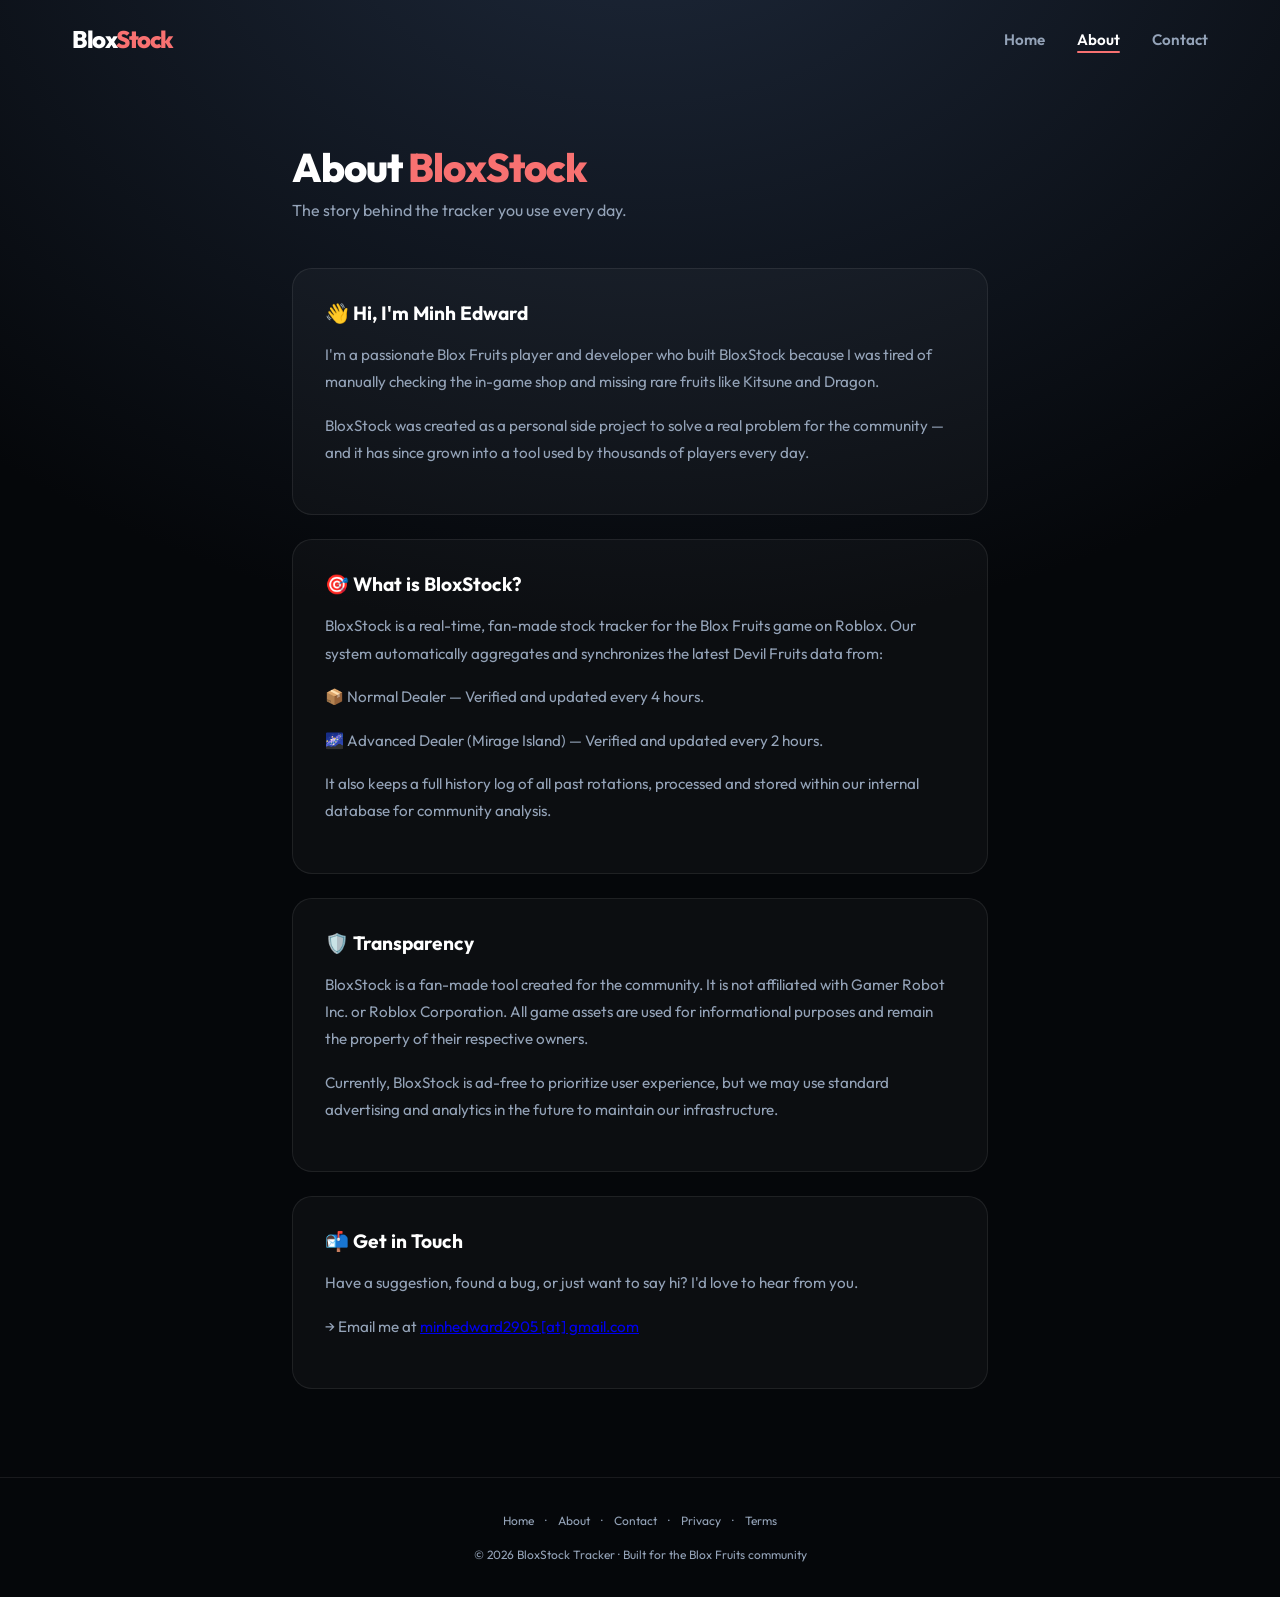
<file: about.html>
<!DOCTYPE html>
<html lang="en">

<head>
    <!-- Google tag (gtag.js) -->
    <script async src="https://www.googletagmanager.com/gtag/js?id=G-EYZR5VRB77"></script>
    <script>
        window.dataLayer = window.dataLayer || [];
        function gtag() { dataLayer.push(arguments); }
        gtag('js', new Date());

        gtag('config', 'G-EYZR5VRB77');
    </script>
    <meta charset="UTF-8">
    <meta name="viewport" content="width=device-width, initial-scale=1.0">
    <title>About Us - BloxStock</title>
    <meta name="description"
        content="Learn about BloxStock, a fan-made real-time Blox Fruits stock tracker created by Minh Edward for the Blox Fruits community.">
    <meta name="author" content="Minh Edward">
    <meta name="robots" content="index, follow">
    <meta property="og:url" content="https://bloxstock.pages.dev/about">
    <meta property="og:title" content="About BloxStock Tracker">
    <meta property="og:description"
        content="Learn more about BloxStock, the ultimate live tracker for Blox Fruits stock and reset history.">
    <meta property="og:image" content="https://bloxstock.pages.dev/assets/fruits/Dragon.webp">
    <link rel="canonical" href="https://bloxstock.pages.dev/about">
    <link rel="preconnect" href="https://fonts.googleapis.com">
    <link rel="preconnect" href="https://fonts.gstatic.com" crossorigin>
    <link href="https://fonts.googleapis.com/css2?family=Outfit:wght@300;400;600;800&display=swap" rel="stylesheet">
    <link rel="stylesheet" href="assets/css/style.css">
</head>

<body>
    <nav>
        <a href="/" class="nav-brand">Blox<span>Stock</span></a>
        <div class="nav-links">
            <a href="/">Home</a>
            <a href="about.html" class="active">About</a>
            <a href="contact.html">Contact</a>
        </div>
    </nav>

    <div class="legal-container">
        <h1 class="page-title">About <span>BloxStock</span></h1>
        <p class="subtitle">The story behind the tracker you use every day.</p>

        <div class="legal-card">
            <h2>👋 Hi, I'm Minh Edward</h2>
            <p>I'm a passionate Blox Fruits player and developer who built BloxStock because I was tired of manually
                checking the in-game shop and missing rare fruits like <span class="highlight">Kitsune</span> and <span
                    class="highlight">Dragon</span>.</p>
            <p>BloxStock was created as a personal side project to solve a real problem for the community — and it has
                since grown into a tool used by thousands of players every day.</p>
        </div>

        <div class="legal-card">
            <h2>🎯 What is BloxStock?</h2>
            <p>BloxStock is a <span class="highlight">real-time, fan-made stock tracker</span> for the Blox Fruits game
                on Roblox. Our system automatically aggregates and synchronizes the latest Devil Fruits data from:</p>
            <p>📦 <span class="highlight">Normal Dealer</span> — Verified and updated every 4 hours.</p>
            <p>🌌 <span class="highlight">Advanced Dealer (Mirage Island)</span> — Verified and updated every 2 hours.</p>
            <p>It also keeps a full <span class="highlight">history log</span> of all past rotations, processed and stored within our internal database for community analysis.</p>
        </div>

        <div class="legal-card">
            <h2>🛡️ Transparency</h2>
            <p>BloxStock is a <span class="highlight">fan-made tool</span> created for the community. It is not
                affiliated with Gamer Robot Inc. or Roblox Corporation. All game assets are used for informational
                purposes and remain the property of their respective owners.</p>
            <p>Currently, BloxStock is <span class="highlight">ad-free</span> to prioritize user experience, but we may
                use standard advertising and analytics in the future to maintain our infrastructure.</p>
        </div>

        <div class="legal-card">
            <h2>📬 Get in Touch</h2>
            <p>Have a suggestion, found a bug, or just want to say hi? I'd love to hear from you.</p>
            <p>→ Email me at <a href="#" class="email-link" data-user="minhedward2905" data-domain="gmail.com"
                    onclick="this.href='mailto:' + this.dataset.user + '@' + this.dataset.domain">minhedward2905 [at]
                    gmail.com</a></p>
        </div>
    </div>

    <footer>
        <p>
            <a href="/">Home</a> ·
            <a href="about.html">About</a> ·
            <a href="contact.html">Contact</a> ·
            <a href="privacy.html">Privacy</a> ·
            <a href="terms.html">Terms</a>
        </p>
        <p style="margin-top: 0.75rem;">© 2026 BloxStock Tracker · Built for the Blox Fruits community</p>
    </footer>

</body>

</html>
</file>
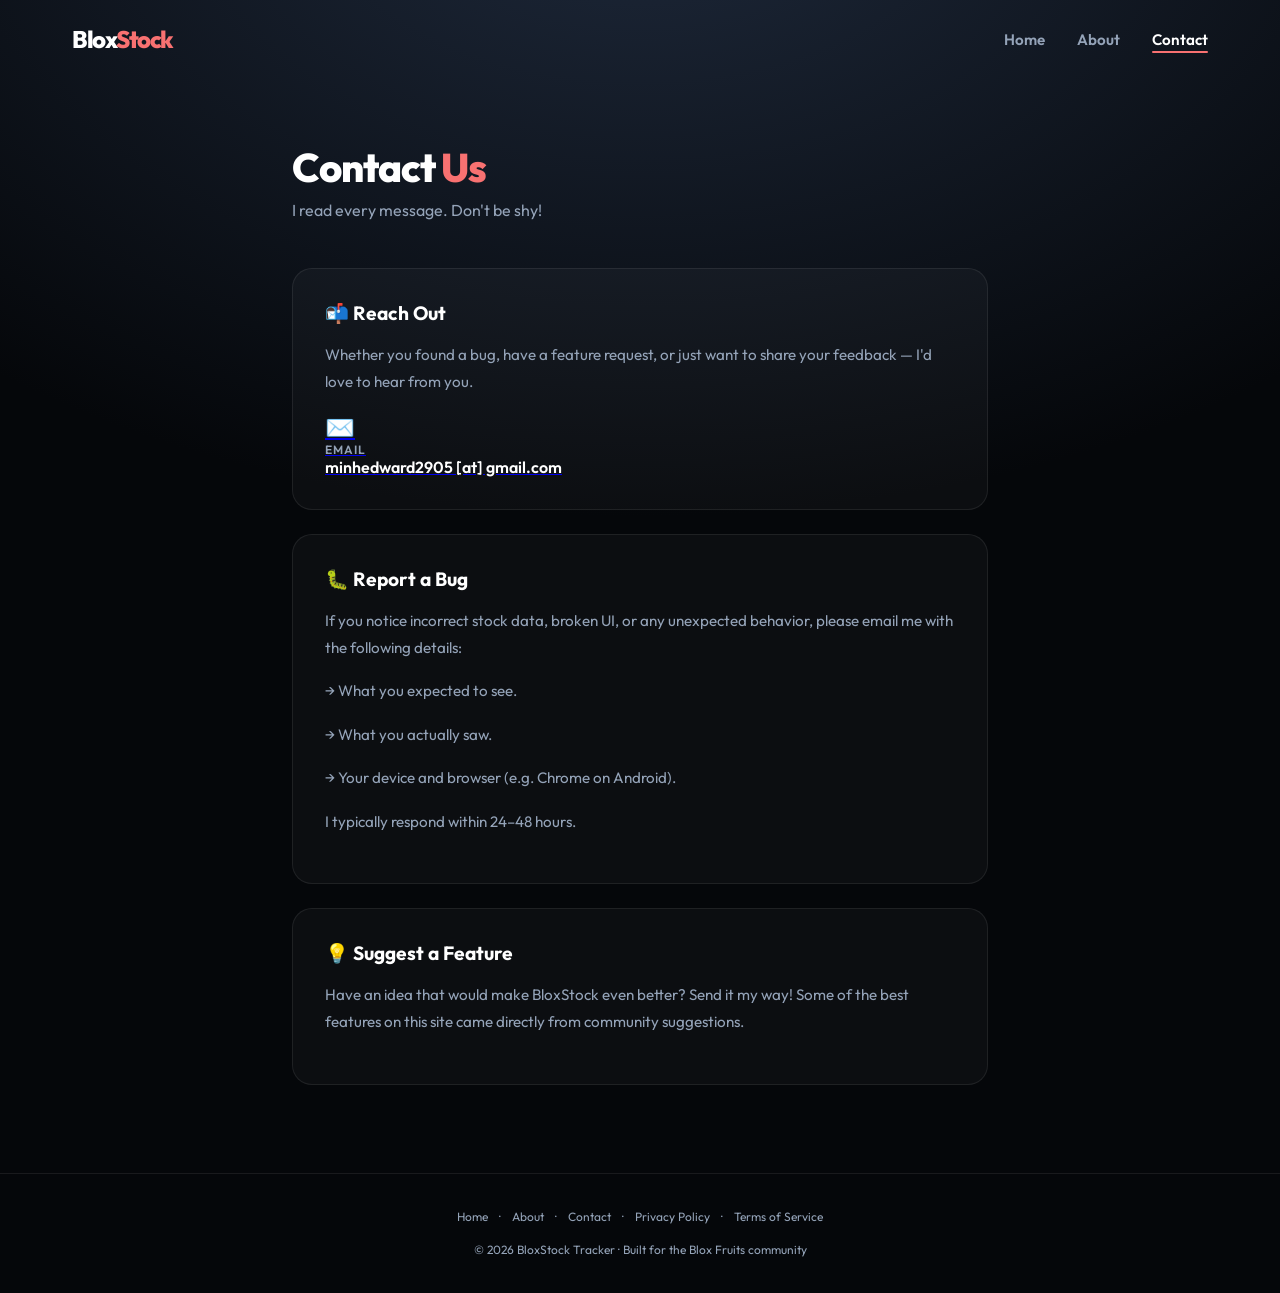
<file: contact.html>
<!DOCTYPE html>
<html lang="en">

<head>
    <!-- Google tag (gtag.js) -->
    <script async src="https://www.googletagmanager.com/gtag/js?id=G-EYZR5VRB77"></script>
    <script>
        window.dataLayer = window.dataLayer || [];
        function gtag() { dataLayer.push(arguments); }
        gtag('js', new Date());

        gtag('config', 'G-EYZR5VRB77');
    </script>
    <meta charset="UTF-8">
    <meta name="viewport" content="width=device-width, initial-scale=1.0">
    <title>Contact Us - BloxStock</title>
    <meta name="description"
        content="Get in touch with BloxStock. Report bugs, suggest features, or send feedback to Minh Edward.">
    <meta name="author" content="Minh Edward">
    <meta name="robots" content="index, follow">
    <meta property="og:url" content="https://bloxstock.pages.dev/contact">
    <meta property="og:title" content="Contact BloxStock">
    <meta property="og:description" content="Have questions or suggestions? Contact the BloxStock Tracker team here.">
    <meta property="og:image" content="https://bloxstock.pages.dev/assets/fruits/Dragon.webp">
    <link rel="canonical" href="https://bloxstock.pages.dev/contact">
    <link rel="preconnect" href="https://fonts.googleapis.com">
    <link rel="preconnect" href="https://fonts.gstatic.com" crossorigin>
    <link href="https://fonts.googleapis.com/css2?family=Outfit:wght@300;400;600;800&display=swap" rel="stylesheet">
    <link rel="stylesheet" href="assets/css/style.css">
</head>

<body>
    <nav>
        <a href="/" class="nav-brand">Blox<span>Stock</span></a>
        <div class="nav-links">
            <a href="/">Home</a>
            <a href="about.html">About</a>
            <a href="contact.html" class="active">Contact</a>
        </div>
    </nav>

    <div class="legal-container">
        <h1 class="page-title">Contact <span>Us</span></h1>
        <p class="subtitle">I read every message. Don't be shy!</p>

        <div class="legal-card">
            <h2>📬 Reach Out</h2>
            <p>Whether you found a bug, have a feature request, or just want to share your feedback — I'd love to hear
                from you.</p>

            <a href="#" class="email-link" data-user="minhedward2905" data-domain="gmail.com"
                onclick="this.href='mailto:' + this.dataset.user + '@' + this.dataset.domain" class="contact-method">
                <div class="contact-icon">✉️</div>
                <div>
                    <div class="contact-label">Email</div>
                    <div class="contact-value">minhedward2905 [at] gmail.com</div>
                </div>
            </a>
        </div>

        <div class="legal-card">
            <h2>🐛 Report a Bug</h2>
            <p>If you notice incorrect stock data, broken UI, or any unexpected behavior, please email me with the
                following details:</p>
            <p>→ What you expected to see.</p>
            <p>→ What you actually saw.</p>
            <p>→ Your device and browser (e.g. Chrome on Android).</p>
            <p>I typically respond within 24–48 hours.</p>
        </div>

        <div class="legal-card">
            <h2>💡 Suggest a Feature</h2>
            <p>Have an idea that would make BloxStock even better? Send it my way! Some of the best features on this
                site came directly from community suggestions.</p>
        </div>
    </div>

    <footer>
        <p>
            <a href="/">Home</a> ·
            <a href="about.html">About</a> ·
            <a href="contact.html">Contact</a> ·
            <a href="privacy.html">Privacy Policy</a> ·
            <a href="terms.html">Terms of Service</a>
        </p>
        <p style="margin-top: 0.75rem;">© 2026 BloxStock Tracker · Built for the Blox Fruits community</p>
    </footer>

</body>

</html>
</file>
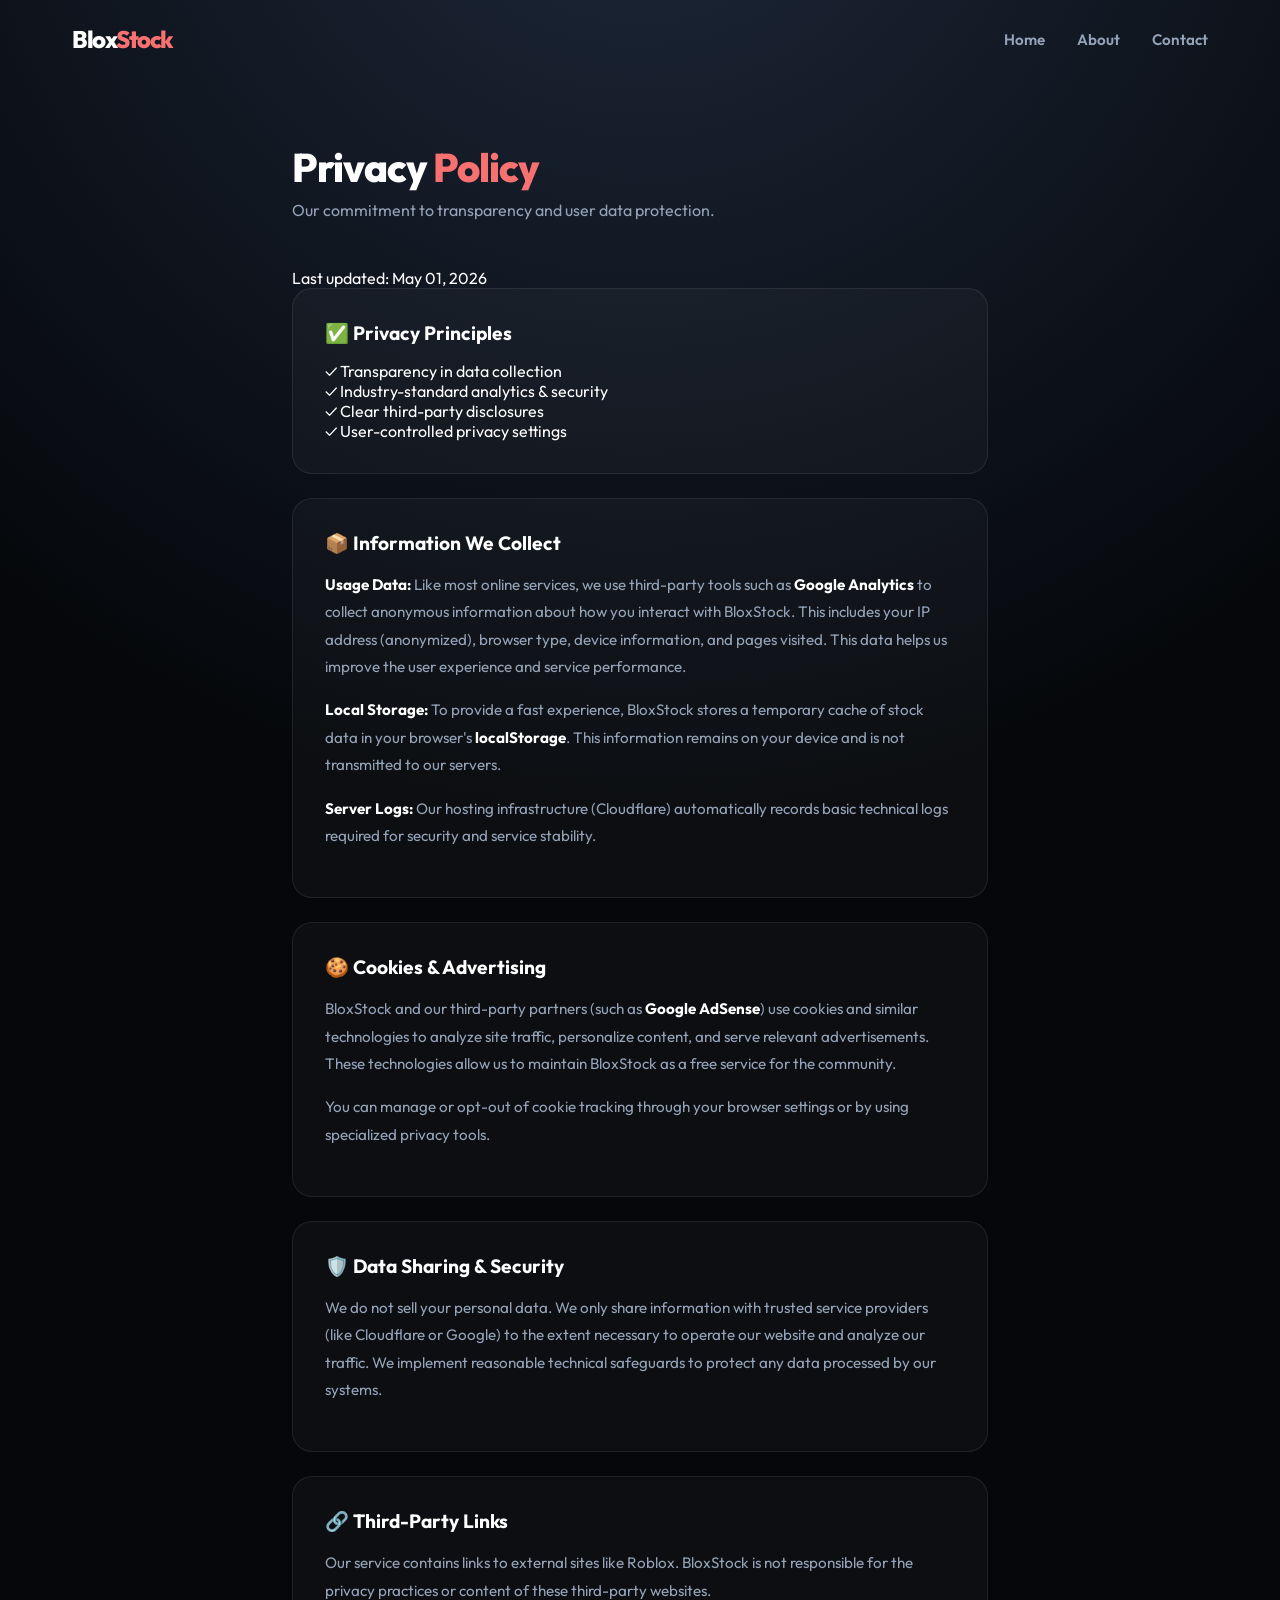
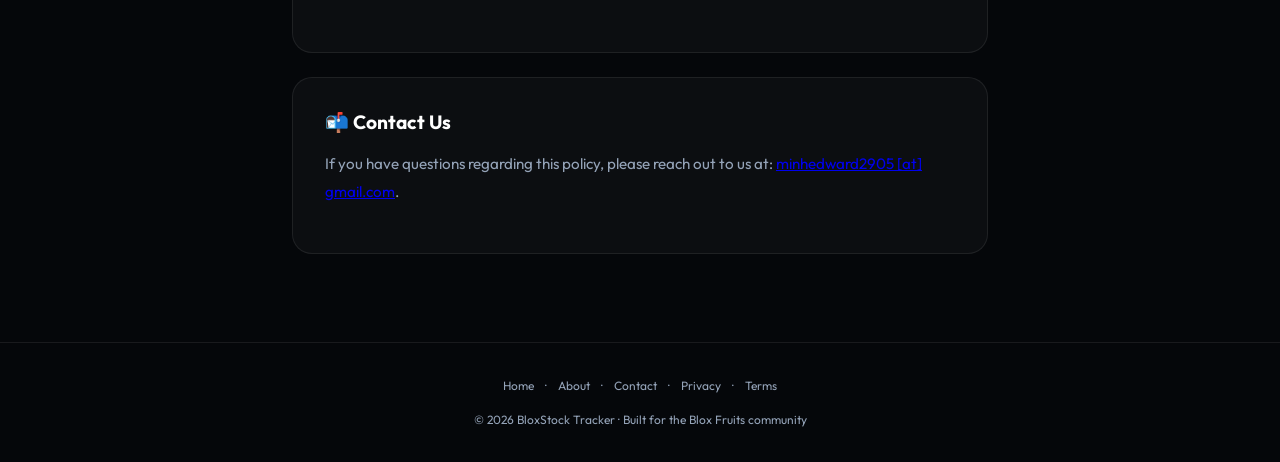
<file: privacy.html>
<!DOCTYPE html>
<html lang="en">

<head>
    <!-- Google tag (gtag.js) -->
    <script async src="https://www.googletagmanager.com/gtag/js?id=G-EYZR5VRB77"></script>
    <script>
        window.dataLayer = window.dataLayer || [];
        function gtag() { dataLayer.push(arguments); }
        gtag('js', new Date());

        gtag('config', 'G-EYZR5VRB77');
    </script>
    <meta charset="UTF-8">
    <meta name="viewport" content="width=device-width, initial-scale=1.0">
    <title>Privacy Policy - BloxStock</title>
    <meta name="description"
        content="BloxStock Privacy Policy. Learn how we handle your data with transparency and security.">
    <meta name="author" content="Minh Edward">
    <meta name="robots" content="index, follow">
    <link rel="canonical" href="https://bloxstock.pages.dev/privacy">
    <link rel="preconnect" href="https://fonts.googleapis.com">
    <link rel="preconnect" href="https://fonts.gstatic.com" crossorigin>
    <link href="https://fonts.googleapis.com/css2?family=Outfit:wght@300;400;600;800&display=swap" rel="stylesheet">
    <link rel="stylesheet" href="assets/css/style.css">
</head>

<body>

    <nav>
        <a href="/" class="nav-brand">Blox<span>Stock</span></a>
        <div class="nav-links">
            <a href="/">Home</a>
            <a href="about.html">About</a>
            <a href="contact.html">Contact</a>
        </div>
    </nav>

    <div class="legal-container">
        <h1 class="page-title">Privacy <span>Policy</span></h1>
        <p class="subtitle">Our commitment to transparency and user data protection.</p>
        <p class="last-updated">Last updated: May 01, 2026</p>

        <div class="legal-card">
            <h2>✅ Privacy Principles</h2>
            <div class="highlight-good">✓ Transparency in data collection</div>
            <div class="highlight-good">✓ Industry-standard analytics & security</div>
            <div class="highlight-good">✓ Clear third-party disclosures</div>
            <div class="highlight-good">✓ User-controlled privacy settings</div>
        </div>

        <div class="legal-card">
            <h2>📦 Information We Collect</h2>
            <p><strong style="color:#fff;">Usage Data:</strong> Like most online services, we use third-party tools such as <strong style="color:#fff;">Google Analytics</strong> to collect anonymous information about how you interact with BloxStock. This includes your IP address (anonymized), browser type, device information, and pages visited. This data helps us improve the user experience and service performance.</p>
            <p><strong style="color:#fff;">Local Storage:</strong> To provide a fast experience, BloxStock stores a temporary cache of stock data in your browser's <strong style="color:#fff;">localStorage</strong>. This information remains on your device and is not transmitted to our servers.</p>
            <p><strong style="color:#fff;">Server Logs:</strong> Our hosting infrastructure (Cloudflare) automatically records basic technical logs required for security and service stability.</p>
        </div>

        <div class="legal-card">
            <h2>🍪 Cookies & Advertising</h2>
            <p>BloxStock and our third-party partners (such as <strong style="color:#fff;">Google AdSense</strong>) use cookies and similar technologies to analyze site traffic, personalize content, and serve relevant advertisements. These technologies allow us to maintain BloxStock as a free service for the community.</p>
            <p>You can manage or opt-out of cookie tracking through your browser settings or by using specialized privacy tools.</p>
        </div>

        <div class="legal-card">
            <h2>🛡️ Data Sharing & Security</h2>
            <p>We do not sell your personal data. We only share information with trusted service providers (like Cloudflare or Google) to the extent necessary to operate our website and analyze our traffic. We implement reasonable technical safeguards to protect any data processed by our systems.</p>
        </div>

        <div class="legal-card">
            <h2>🔗 Third-Party Links</h2>
            <p>Our service contains links to external sites like Roblox. BloxStock is not responsible for the privacy practices or content of these third-party websites.</p>
        </div>

        <div class="legal-card">
            <h2>📬 Contact Us</h2>
            <p>If you have questions regarding this policy, please reach out to us at: <a href="#"
                    class="email-link" data-user="minhedward2905" data-domain="gmail.com"
                    onclick="this.href='mailto:' + this.dataset.user + '@' + this.dataset.domain">minhedward2905 [at]
                    gmail.com</a>.</p>
        </div>
    </div>

    <footer>
        <p>
            <a href="/">Home</a> ·
            <a href="about.html">About</a> ·
            <a href="contact.html">Contact</a> ·
            <a href="privacy.html">Privacy</a> ·
            <a href="terms.html">Terms</a>
        </p>
        <p style="margin-top: 0.75rem;">© 2026 BloxStock Tracker · Built for the Blox Fruits community</p>
    </footer>

</body>

</html>
</file>
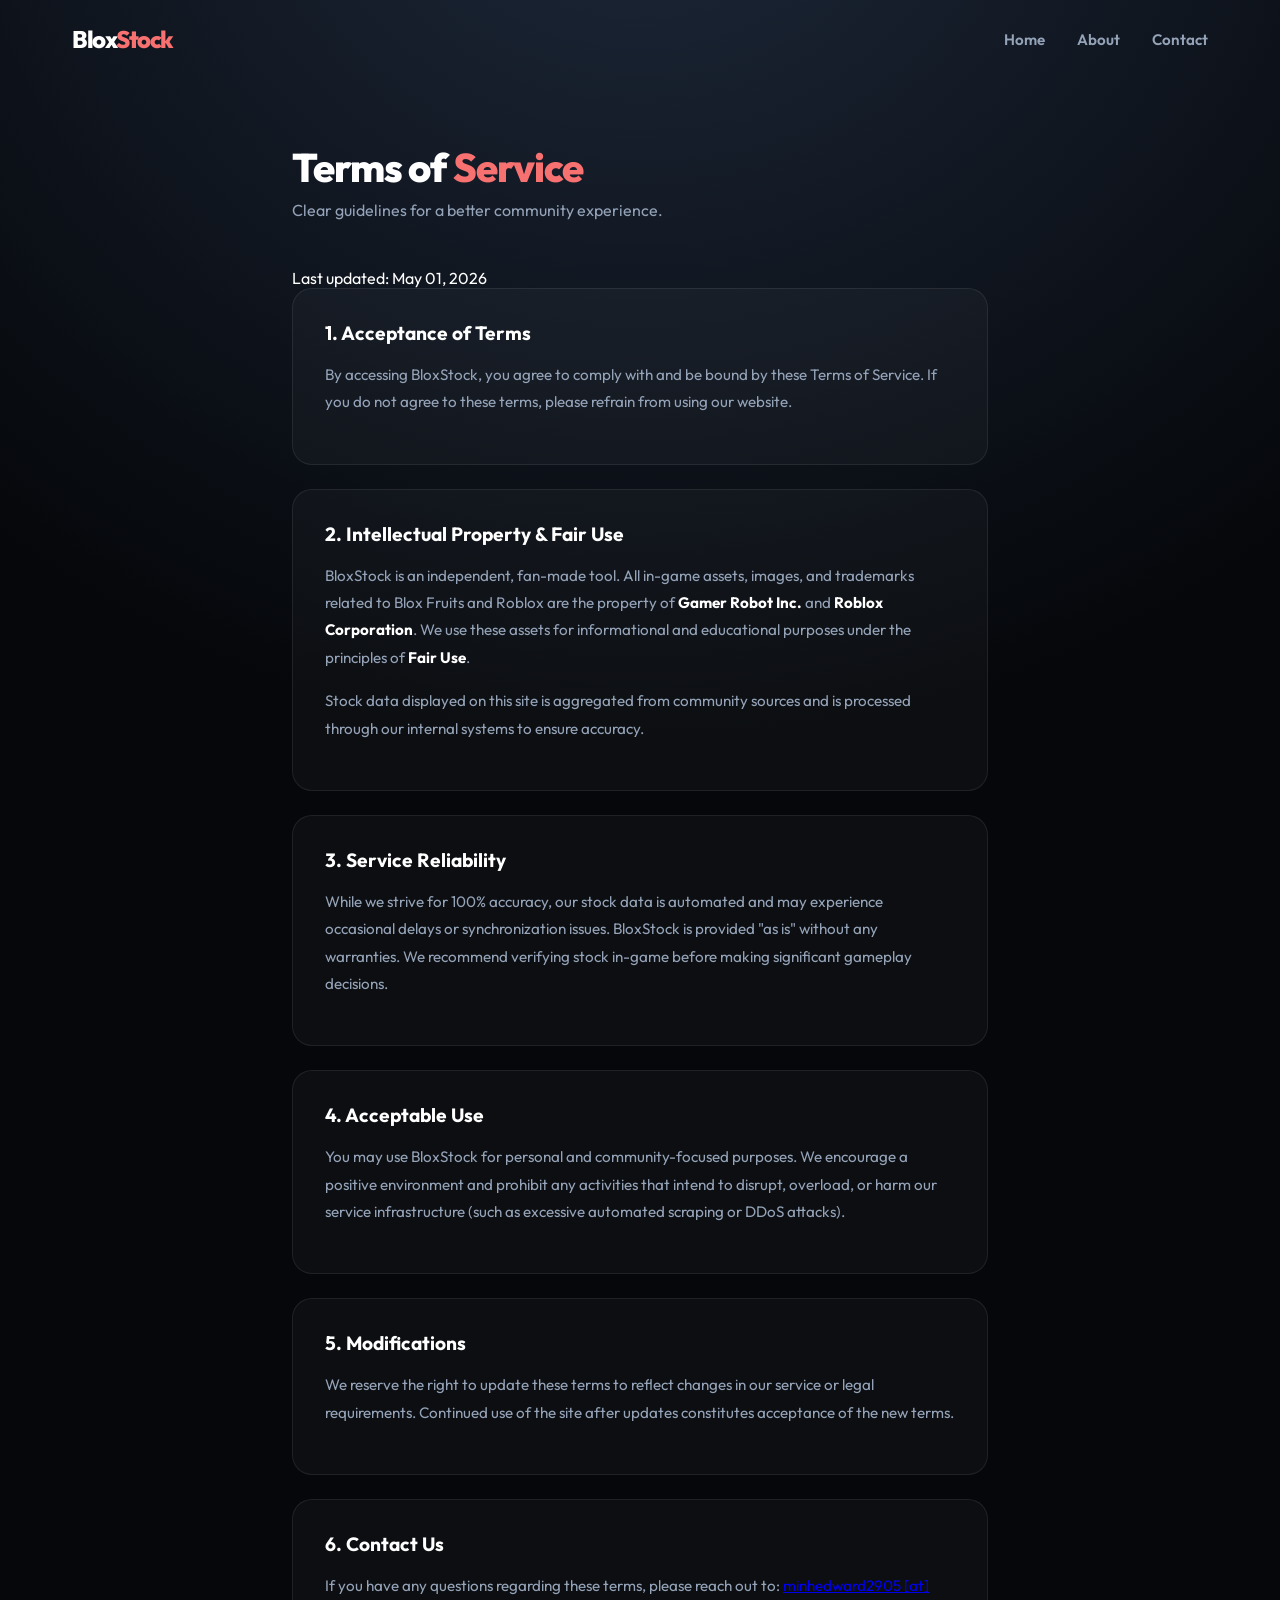
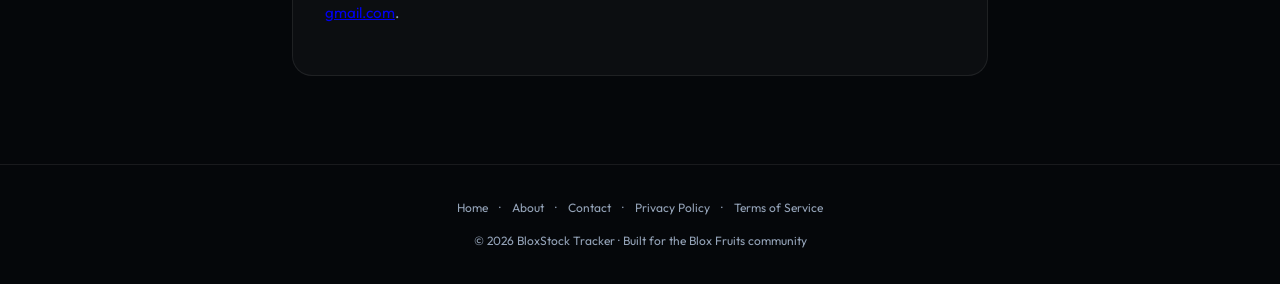
<file: terms.html>
<!DOCTYPE html>
<html lang="en">

<head>
    <!-- Google tag (gtag.js) -->
    <script async src="https://www.googletagmanager.com/gtag/js?id=G-EYZR5VRB77"></script>
    <script>
        window.dataLayer = window.dataLayer || [];
        function gtag() { dataLayer.push(arguments); }
        gtag('js', new Date());

        gtag('config', 'G-EYZR5VRB77');
    </script>
    <meta charset="UTF-8">
    <meta name="viewport" content="width=device-width, initial-scale=1.0">
    <title>Terms of Service - BloxStock</title>
    <meta name="description"
        content="BloxStock Terms of Service. Read our rules and guidelines for using the ultimate Blox Fruits stock tracker.">
    <meta name="author" content="Minh Edward">
    <meta name="robots" content="index, follow">
    <link rel="canonical" href="https://bloxstock.pages.dev/terms">
    <link rel="preconnect" href="https://fonts.googleapis.com">
    <link rel="preconnect" href="https://fonts.gstatic.com" crossorigin>
    <link href="https://fonts.googleapis.com/css2?family=Outfit:wght@300;400;600;800&display=swap" rel="stylesheet">
    <link rel="stylesheet" href="assets/css/style.css">
</head>

<body>

    <nav>
        <a href="/" class="nav-brand">Blox<span>Stock</span></a>
        <div class="nav-links">
            <a href="/">Home</a>
            <a href="about.html">About</a>
            <a href="contact.html">Contact</a>
        </div>
    </nav>

    <div class="legal-container">
        <h1 class="page-title">Terms of <span>Service</span></h1>
        <p class="subtitle">Clear guidelines for a better community experience.</p>
        <p class="last-updated">Last updated: May 01, 2026</p>

        <div class="legal-card">
            <h2>1. Acceptance of Terms</h2>
            <p>By accessing BloxStock, you agree to comply with and be bound by these Terms of Service. If you do not agree to these terms, please refrain from using our website.</p>
        </div>

        <div class="legal-card">
            <h2>2. Intellectual Property & Fair Use</h2>
            <p>BloxStock is an independent, fan-made tool. All in-game assets, images, and trademarks related to Blox Fruits and Roblox are the property of <strong style="color:#fff;">Gamer Robot Inc.</strong> and <strong style="color:#fff;">Roblox Corporation</strong>. We use these assets for informational and educational purposes under the principles of <strong style="color:#fff;">Fair Use</strong>.</p>
            <p>Stock data displayed on this site is aggregated from community sources and is processed through our internal systems to ensure accuracy.</p>
        </div>

        <div class="legal-card">
            <h2>3. Service Reliability</h2>
            <p>While we strive for 100% accuracy, our stock data is automated and may experience occasional delays or synchronization issues. BloxStock is provided "as is" without any warranties. We recommend verifying stock in-game before making significant gameplay decisions.</p>
        </div>

        <div class="legal-card">
            <h2>4. Acceptable Use</h2>
            <p>You may use BloxStock for personal and community-focused purposes. We encourage a positive environment and prohibit any activities that intend to disrupt, overload, or harm our service infrastructure (such as excessive automated scraping or DDoS attacks).</p>
        </div>

        <div class="legal-card">
            <h2>5. Modifications</h2>
            <p>We reserve the right to update these terms to reflect changes in our service or legal requirements. Continued use of the site after updates constitutes acceptance of the new terms.</p>
        </div>

        <div class="legal-card">
            <h2>6. Contact Us</h2>
            <p>If you have any questions regarding these terms, please reach out to: <a href="#" class="email-link" data-user="minhedward2905"
                    data-domain="gmail.com"
                    onclick="this.href='mailto:' + this.dataset.user + '@' + this.dataset.domain">minhedward2905 [at]
                    gmail.com</a>.</p>
        </div>
    </div>

    <footer>
        <p>
            <a href="/">Home</a> ·
            <a href="about.html">About</a> ·
            <a href="contact.html">Contact</a> ·
            <a href="privacy.html">Privacy Policy</a> ·
            <a href="terms.html">Terms of Service</a>
        </p>
        <p style="margin-top: 0.75rem;">© 2026 BloxStock Tracker · Built for the Blox Fruits community</p>
    </footer>

</body>

</html>
</file>
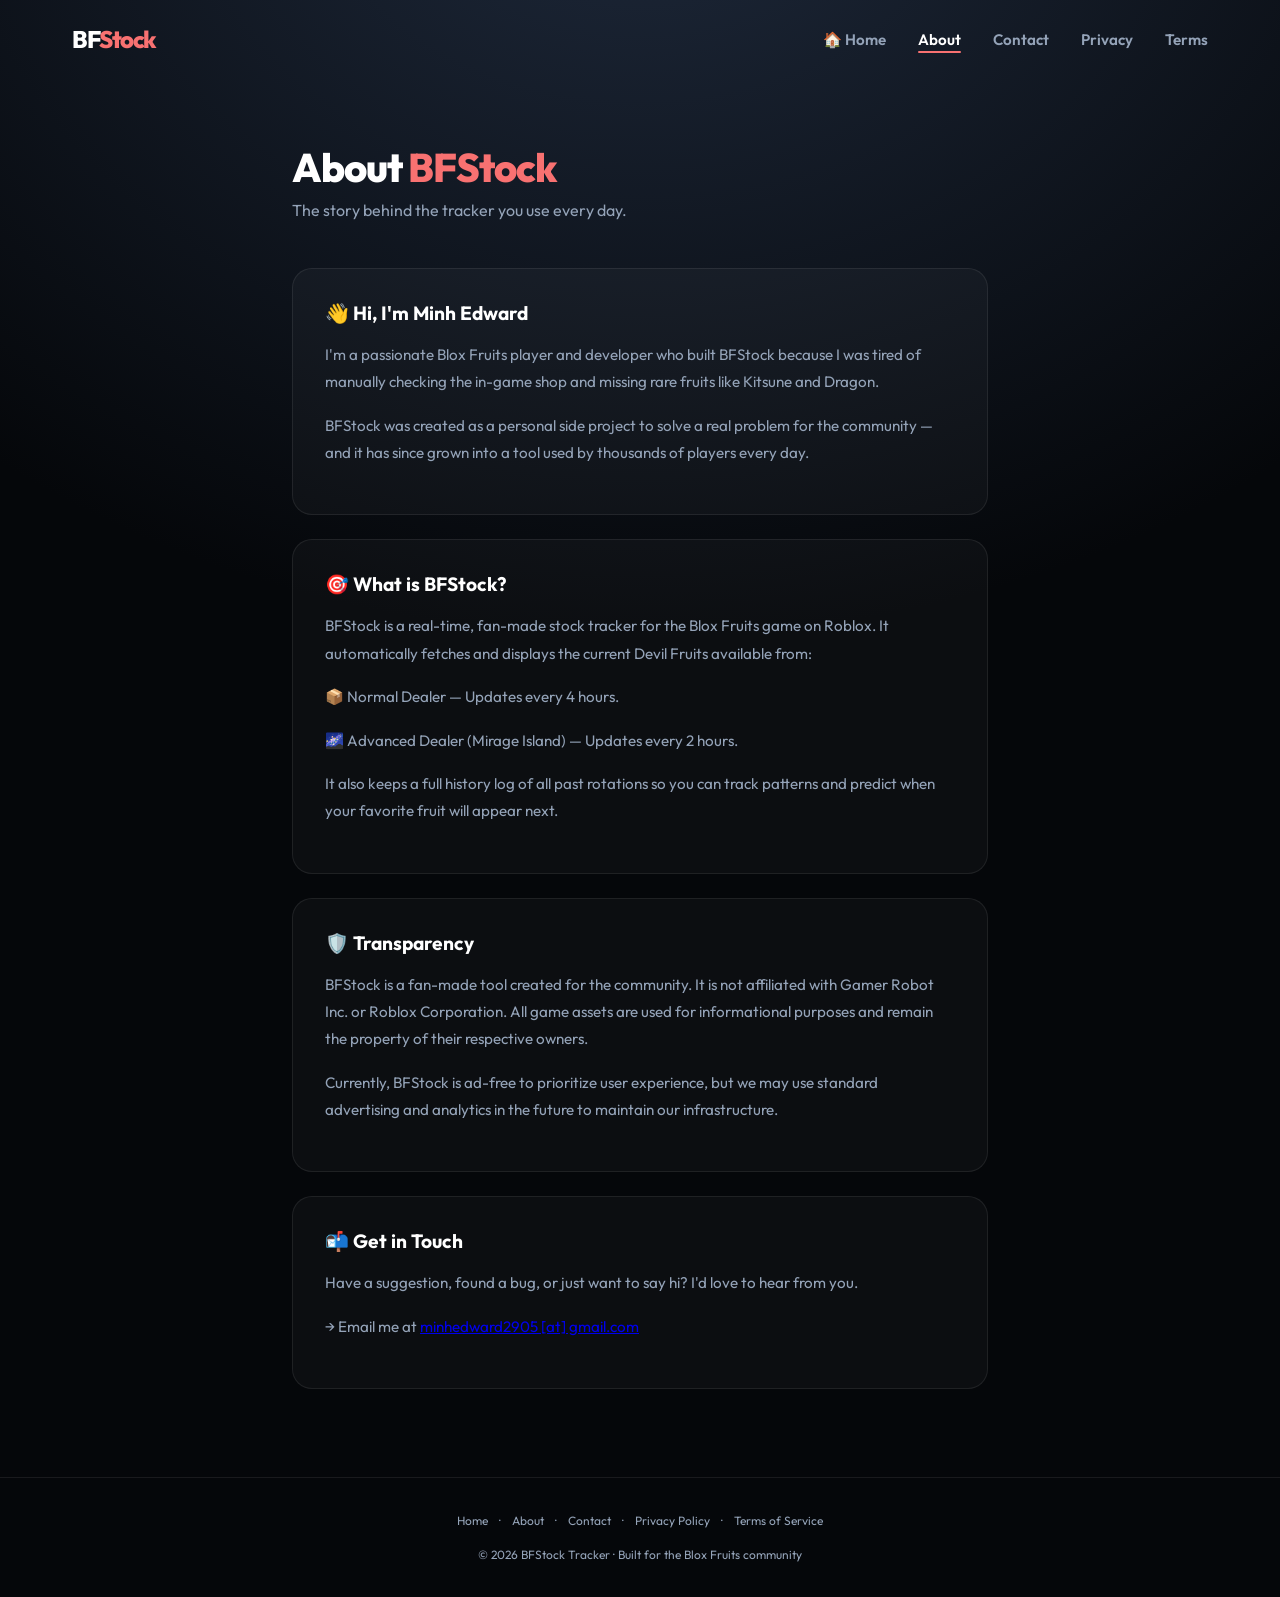
<file: legal/about.html>
<!DOCTYPE html>
<html lang="en">
<head>
    <meta charset="UTF-8">
    <meta name="viewport" content="width=device-width, initial-scale=1.0">
    <title>About Us - BFStock</title>
    <meta name="description" content="Learn about BFStock, a fan-made real-time Blox Fruits stock tracker created by Minh Edward for the Blox Fruits community.">
    <meta name="author" content="Minh Edward">
    <meta name="robots" content="index, follow">
    <meta property="og:url" content="https://bfstock.pages.dev/about">
    <meta property="og:title" content="About BFStock Tracker">
    <meta property="og:description" content="Learn more about BFStock, the ultimate live tracker for Blox Fruits stock and reset history.">
    <meta property="og:image" content="https://bfstock.pages.dev/assets/fruits/Dragon.webp">
    <link rel="canonical" href="https://bfstock.pages.dev/about">
    <link rel="preconnect" href="https://fonts.googleapis.com">
    <link rel="preconnect" href="https://fonts.gstatic.com" crossorigin>
    <link href="https://fonts.googleapis.com/css2?family=Outfit:wght@300;400;600;800&display=swap" rel="stylesheet">
    <link rel="stylesheet" href="/assets/css/style.css">
</head>
<body>

<nav>
    <a href="/" class="nav-brand">BF<span>Stock</span></a>
    <div class="nav-links">
        <a href="/">🏠 Home</a>
        <a href="/about" class="active">About</a>
        <a href="/contact">Contact</a>
        <a href="/privacy">Privacy</a>
        <a href="/terms">Terms</a>
    </div>
</nav>

<div class="legal-container">
    <h1 class="page-title">About <span>BFStock</span></h1>
    <p class="subtitle">The story behind the tracker you use every day.</p>

    <div class="legal-card">
        <h2>👋 Hi, I'm Minh Edward</h2>
        <p>I'm a passionate Blox Fruits player and developer who built BFStock because I was tired of manually checking the in-game shop and missing rare fruits like <span class="highlight">Kitsune</span> and <span class="highlight">Dragon</span>.</p>
        <p>BFStock was created as a personal side project to solve a real problem for the community — and it has since grown into a tool used by thousands of players every day.</p>
    </div>

    <div class="legal-card">
        <h2>🎯 What is BFStock?</h2>
        <p>BFStock is a <span class="highlight">real-time, fan-made stock tracker</span> for the Blox Fruits game on Roblox. It automatically fetches and displays the current Devil Fruits available from:</p>
        <p>📦 <span class="highlight">Normal Dealer</span> — Updates every 4 hours.</p>
        <p>🌌 <span class="highlight">Advanced Dealer (Mirage Island)</span> — Updates every 2 hours.</p>
        <p>It also keeps a full <span class="highlight">history log</span> of all past rotations so you can track patterns and predict when your favorite fruit will appear next.</p>
    </div>

    <div class="legal-card">
        <h2>🛡️ Transparency</h2>
        <p>BFStock is a <span class="highlight">fan-made tool</span> created for the community. It is not affiliated with Gamer Robot Inc. or Roblox Corporation. All game assets are used for informational purposes and remain the property of their respective owners.</p>
        <p>Currently, BFStock is <span class="highlight">ad-free</span> to prioritize user experience, but we may use standard advertising and analytics in the future to maintain our infrastructure.</p>
    </div>

    <div class="legal-card">
        <h2>📬 Get in Touch</h2>
        <p>Have a suggestion, found a bug, or just want to say hi? I'd love to hear from you.</p>
        <p>→ Email me at <a href="#" class="email-link" data-user="minhedward2905" data-domain="gmail.com" onclick="this.href='mailto:' + this.dataset.user + '@' + this.dataset.domain">minhedward2905 [at] gmail.com</a></p>
    </div>
</div>

<footer>
    <p>
        <a href="/">Home</a> ·
        <a href="/about">About</a> ·
        <a href="/contact">Contact</a> ·
        <a href="/privacy">Privacy Policy</a> ·
        <a href="/terms">Terms of Service</a>
    </p>
    <p style="margin-top: 0.75rem;">© 2026 BFStock Tracker · Built for the Blox Fruits community</p>
</footer>

</body>
</html>
</file>
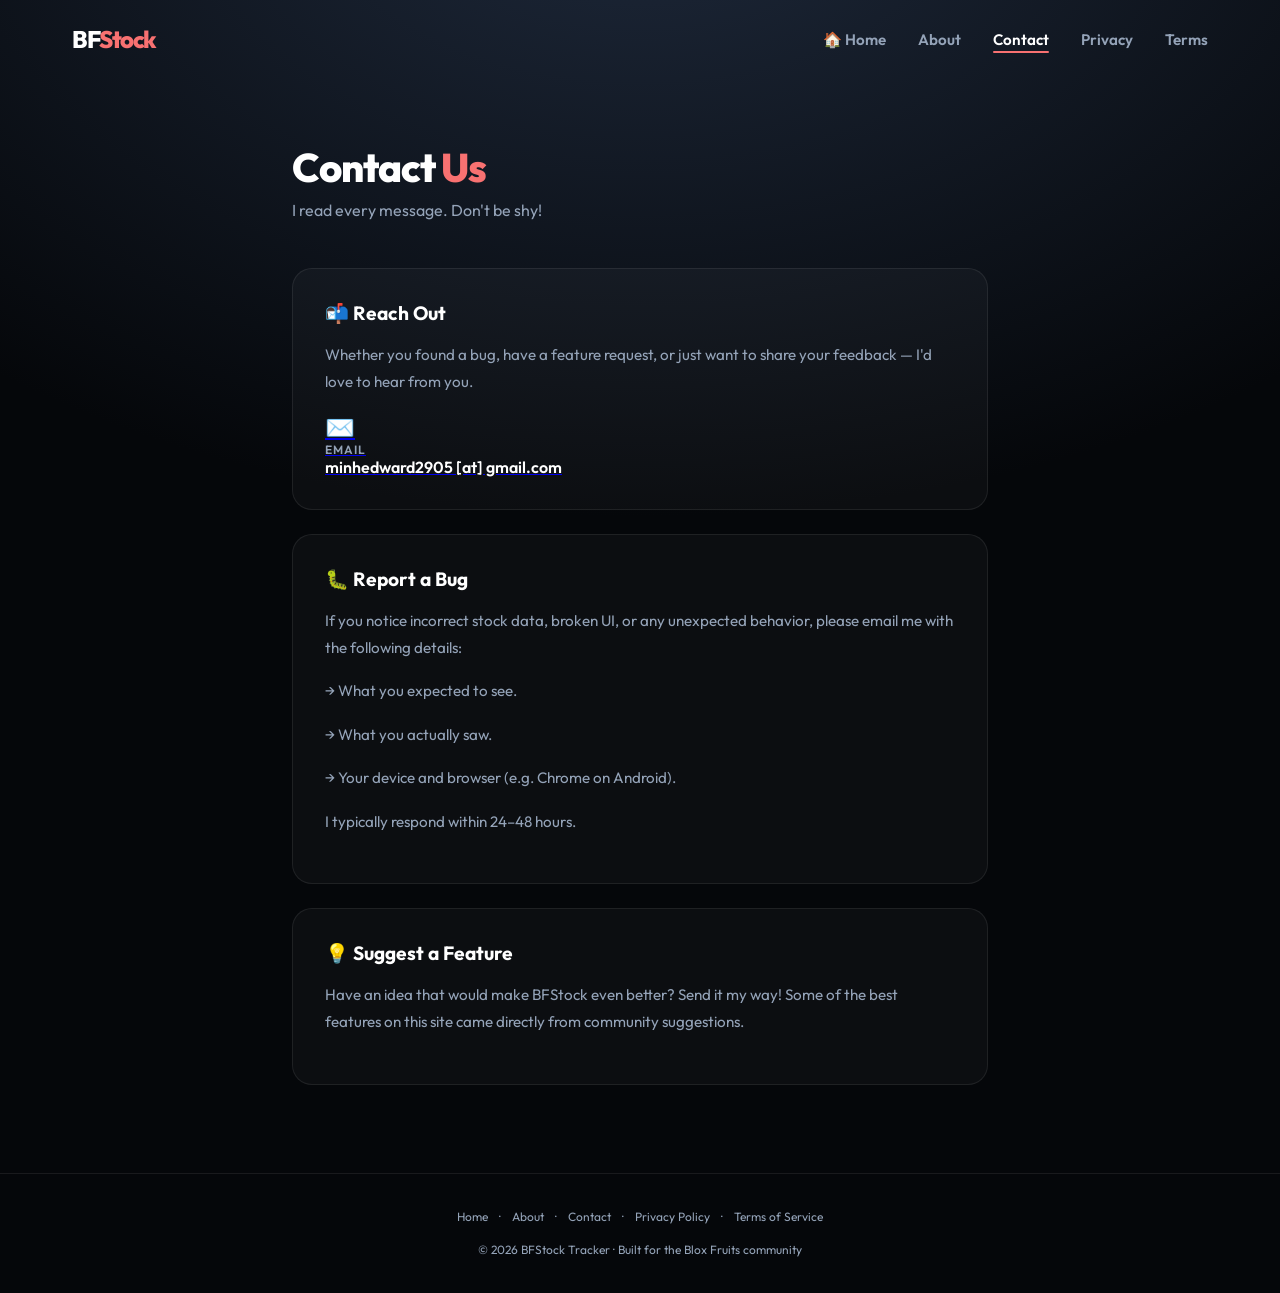
<file: legal/contact.html>
<!DOCTYPE html>
<html lang="en">
<head>
    <meta charset="UTF-8">
    <meta name="viewport" content="width=device-width, initial-scale=1.0">
    <title>Contact Us - BFStock</title>
    <meta name="description" content="Get in touch with BFStock. Report bugs, suggest features, or send feedback to Minh Edward.">
    <meta name="author" content="Minh Edward">
    <meta name="robots" content="index, follow">
    <meta property="og:url" content="https://bfstock.pages.dev/contact">
    <meta property="og:title" content="Contact BFStock">
    <meta property="og:description" content="Have questions or suggestions? Contact the BFStock Tracker team here.">
    <meta property="og:image" content="https://bfstock.pages.dev/assets/fruits/Dragon.webp">
    <link rel="canonical" href="https://bfstock.pages.dev/contact">
    <link rel="preconnect" href="https://fonts.googleapis.com">
    <link rel="preconnect" href="https://fonts.gstatic.com" crossorigin>
    <link href="https://fonts.googleapis.com/css2?family=Outfit:wght@300;400;600;800&display=swap" rel="stylesheet">
    <link rel="stylesheet" href="/assets/css/style.css">
</head>
<body>

<nav>
    <a href="/" class="nav-brand">BF<span>Stock</span></a>
    <div class="nav-links">
        <a href="/">🏠 Home</a>
        <a href="/about">About</a>
        <a href="/contact" class="active">Contact</a>
        <a href="/privacy">Privacy</a>
        <a href="/terms">Terms</a>
    </div>
</nav>

<div class="legal-container">
    <h1 class="page-title">Contact <span>Us</span></h1>
    <p class="subtitle">I read every message. Don't be shy!</p>

    <div class="legal-card">
        <h2>📬 Reach Out</h2>
        <p>Whether you found a bug, have a feature request, or just want to share your feedback — I'd love to hear from you.</p>

        <a href="#" class="email-link" data-user="minhedward2905" data-domain="gmail.com" onclick="this.href='mailto:' + this.dataset.user + '@' + this.dataset.domain" class="contact-method">
            <div class="contact-icon">✉️</div>
            <div>
                <div class="contact-label">Email</div>
                <div class="contact-value">minhedward2905 [at] gmail.com</div>
            </div>
        </a>
    </div>

    <div class="legal-card">
        <h2>🐛 Report a Bug</h2>
        <p>If you notice incorrect stock data, broken UI, or any unexpected behavior, please email me with the following details:</p>
        <p>→ What you expected to see.</p>
        <p>→ What you actually saw.</p>
        <p>→ Your device and browser (e.g. Chrome on Android).</p>
        <p>I typically respond within 24–48 hours.</p>
    </div>

    <div class="legal-card">
        <h2>💡 Suggest a Feature</h2>
        <p>Have an idea that would make BFStock even better? Send it my way! Some of the best features on this site came directly from community suggestions.</p>
    </div>
</div>

<footer>
    <p>
        <a href="/">Home</a> ·
        <a href="/about">About</a> ·
        <a href="/contact">Contact</a> ·
        <a href="/privacy">Privacy Policy</a> ·
        <a href="/terms">Terms of Service</a>
    </p>
    <p style="margin-top: 0.75rem;">© 2026 BFStock Tracker · Built for the Blox Fruits community</p>
</footer>

</body>
</html>
</file>
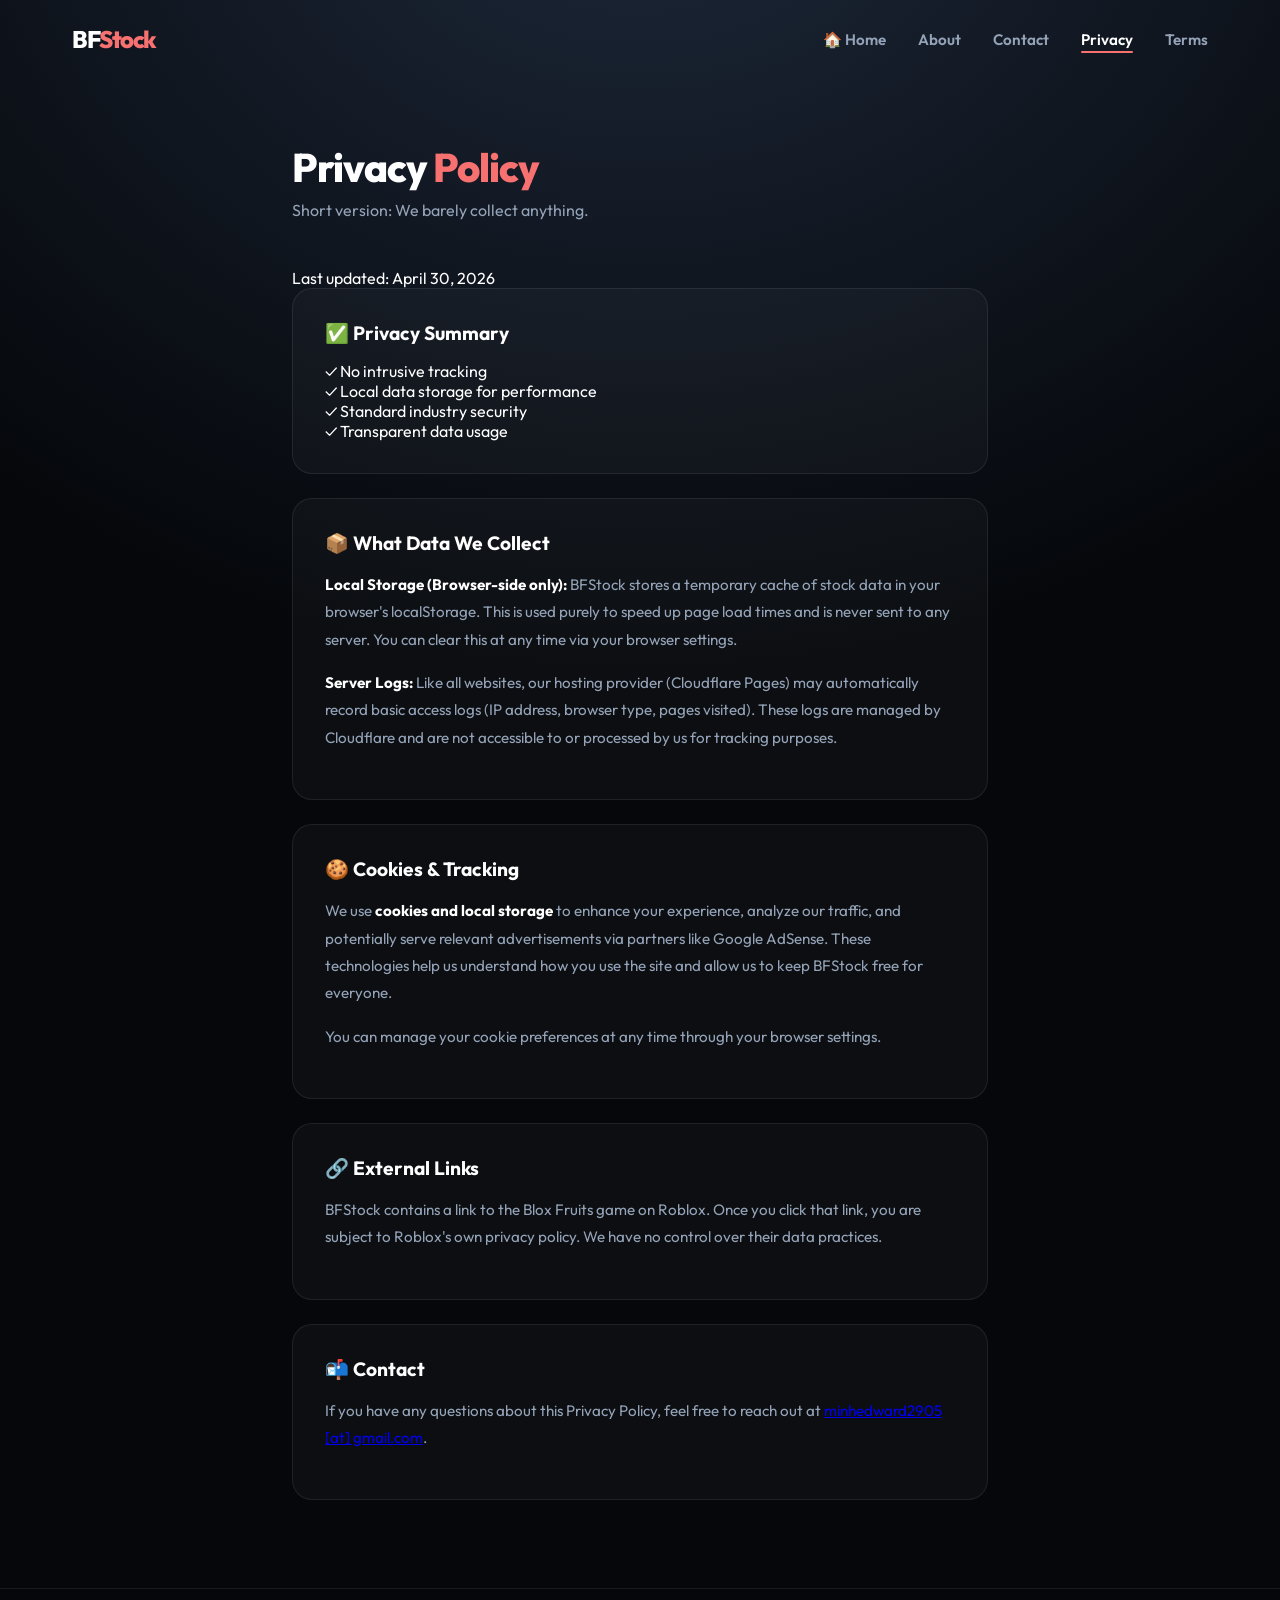
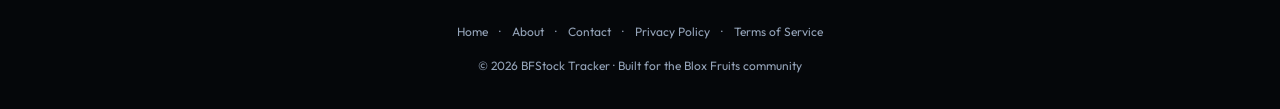
<file: legal/privacy.html>
<!DOCTYPE html>
<html lang="en">
<head>
    <meta charset="UTF-8">
    <meta name="viewport" content="width=device-width, initial-scale=1.0">
    <title>Privacy Policy - BFStock</title>
    <meta name="description" content="BFStock Privacy Policy. Learn what data we collect (hint: almost none) and how we protect your privacy.">
    <meta name="author" content="Minh Edward">
    <meta name="robots" content="index, follow">
    <link rel="canonical" href="https://bfstock.pages.dev/privacy">
    <link rel="preconnect" href="https://fonts.googleapis.com">
    <link rel="preconnect" href="https://fonts.gstatic.com" crossorigin>
    <link href="https://fonts.googleapis.com/css2?family=Outfit:wght@300;400;600;800&display=swap" rel="stylesheet">
    <link rel="stylesheet" href="/assets/css/style.css">
</head>
<body>

<nav>
    <a href="/" class="nav-brand">BF<span>Stock</span></a>
    <div class="nav-links">
        <a href="/">🏠 Home</a>
        <a href="/about">About</a>
        <a href="/contact">Contact</a>
        <a href="/privacy" class="active">Privacy</a>
        <a href="/terms">Terms</a>
    </div>
</nav>

<div class="legal-container">
    <h1 class="page-title">Privacy <span>Policy</span></h1>
    <p class="subtitle">Short version: We barely collect anything.</p>
    <p class="last-updated">Last updated: April 30, 2026</p>

    <div class="legal-card">
        <h2>✅ Privacy Summary</h2>
        <div class="highlight-good">✓ No intrusive tracking</div>
        <div class="highlight-good">✓ Local data storage for performance</div>
        <div class="highlight-good">✓ Standard industry security</div>
        <div class="highlight-good">✓ Transparent data usage</div>
    </div>

    <div class="legal-card">
        <h2>📦 What Data We Collect</h2>
        <p><strong style="color:#fff;">Local Storage (Browser-side only):</strong> BFStock stores a temporary cache of stock data in your browser's localStorage. This is used purely to speed up page load times and is never sent to any server. You can clear this at any time via your browser settings.</p>
        <p><strong style="color:#fff;">Server Logs:</strong> Like all websites, our hosting provider (Cloudflare Pages) may automatically record basic access logs (IP address, browser type, pages visited). These logs are managed by Cloudflare and are not accessible to or processed by us for tracking purposes.</p>
    </div>

    <div class="legal-card">
        <h2>🍪 Cookies & Tracking</h2>
        <p>We use <strong style="color:#fff;">cookies and local storage</strong> to enhance your experience, analyze our traffic, and potentially serve relevant advertisements via partners like Google AdSense. These technologies help us understand how you use the site and allow us to keep BFStock free for everyone.</p>
        <p>You can manage your cookie preferences at any time through your browser settings.</p>
    </div>

    <div class="legal-card">
        <h2>🔗 External Links</h2>
        <p>BFStock contains a link to the Blox Fruits game on Roblox. Once you click that link, you are subject to Roblox's own privacy policy. We have no control over their data practices.</p>
    </div>

    <div class="legal-card">
        <h2>📬 Contact</h2>
        <p>If you have any questions about this Privacy Policy, feel free to reach out at <a href="#" class="email-link" data-user="minhedward2905" data-domain="gmail.com" onclick="this.href='mailto:' + this.dataset.user + '@' + this.dataset.domain">minhedward2905 [at] gmail.com</a>.</p>
    </div>
</div>

<footer>
    <p>
        <a href="/">Home</a> ·
        <a href="/about">About</a> ·
        <a href="/contact">Contact</a> ·
        <a href="/privacy">Privacy Policy</a> ·
        <a href="/terms">Terms of Service</a>
    </p>
    <p style="margin-top: 0.75rem;">© 2026 BFStock Tracker · Built for the Blox Fruits community</p>
</footer>

</body>
</html>
</file>
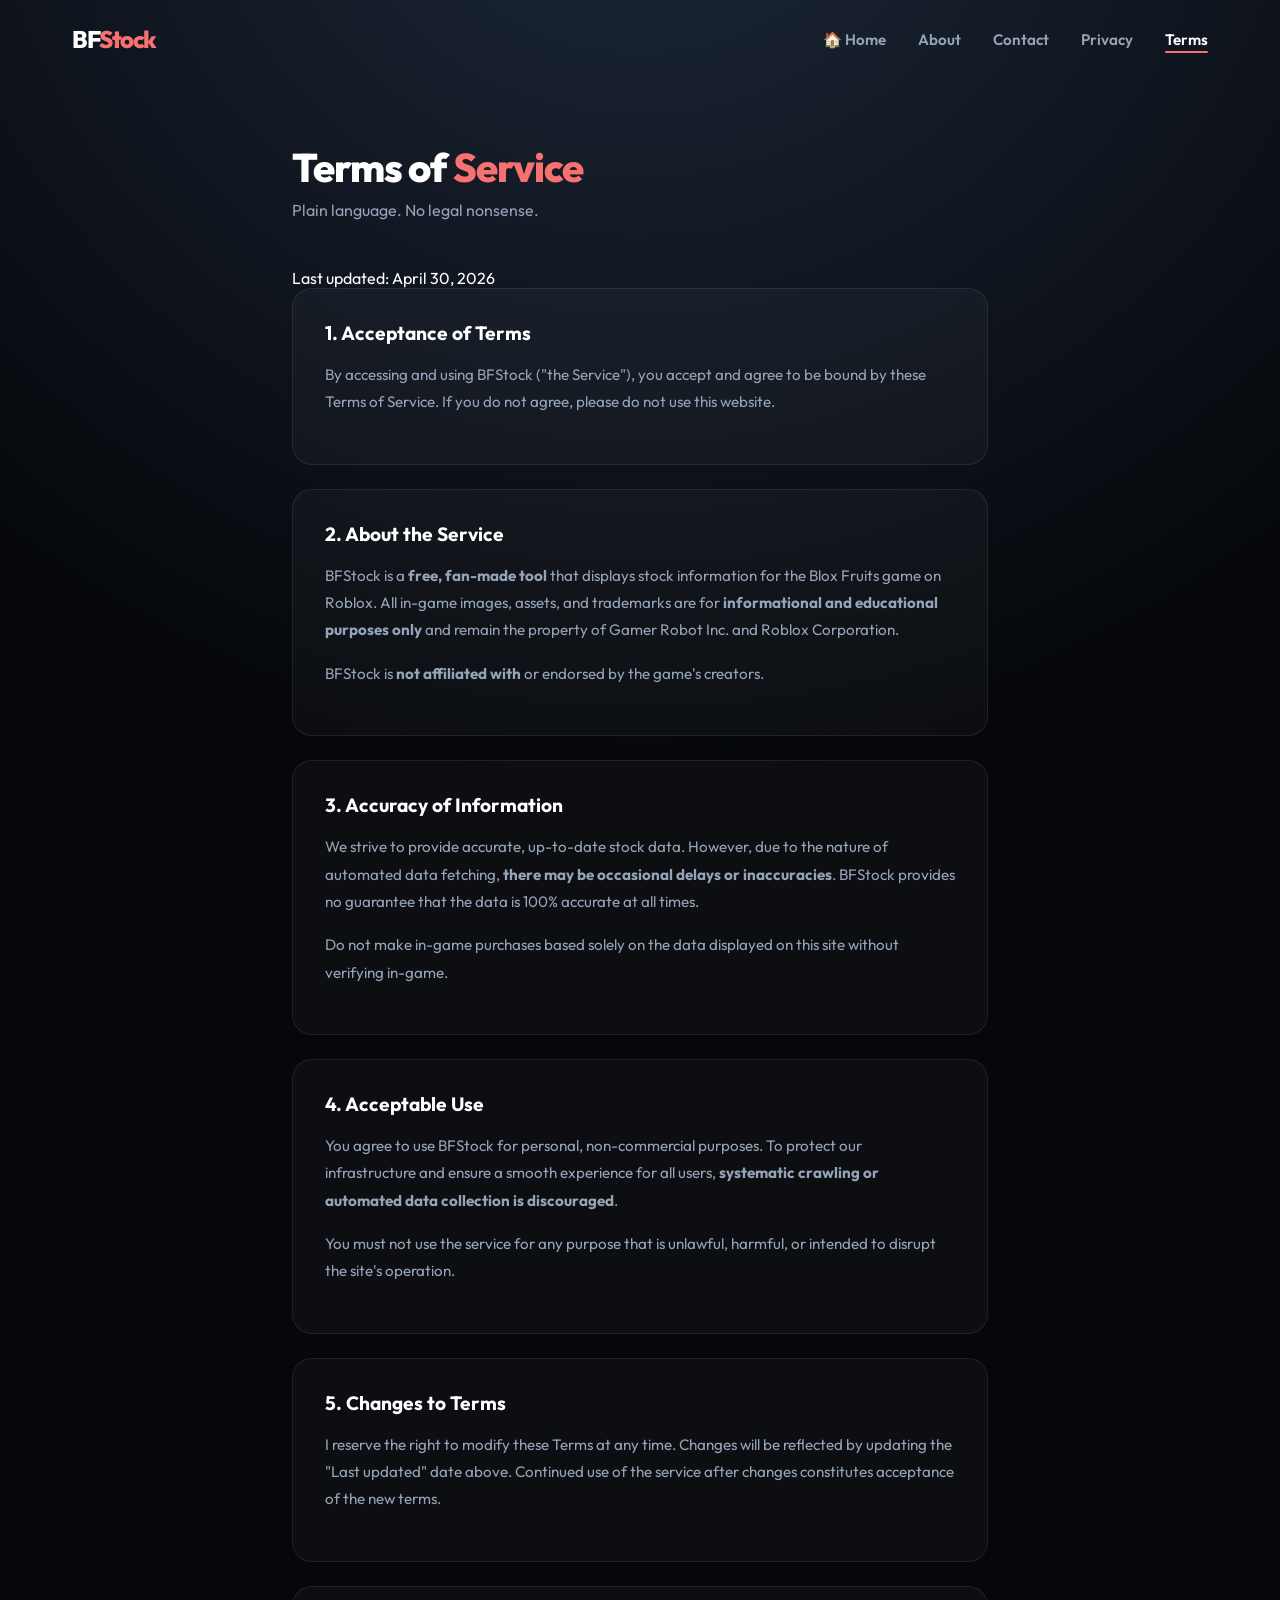
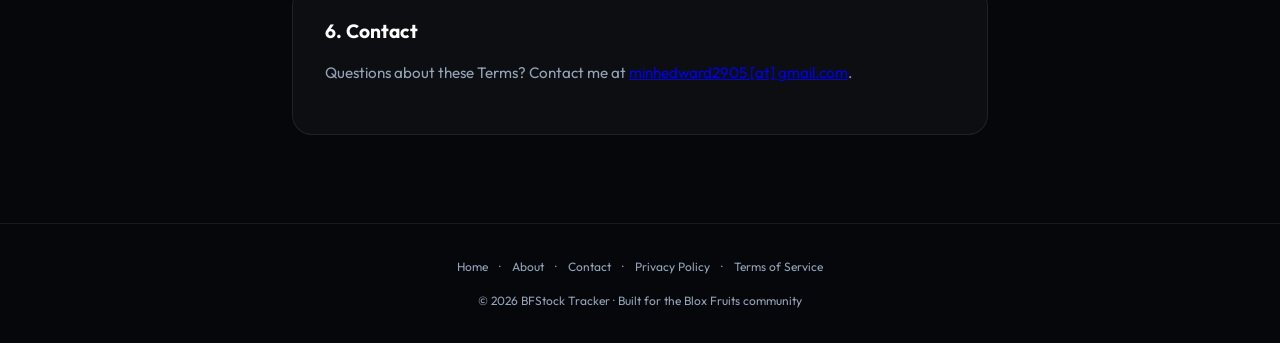
<file: legal/terms.html>
<!DOCTYPE html>
<html lang="en">
<head>
    <meta charset="UTF-8">
    <meta name="viewport" content="width=device-width, initial-scale=1.0">
    <title>Terms of Service - BFStock</title>
    <meta name="description" content="BFStock Terms of Service. Read the rules for using this fan-made Blox Fruits stock tracker.">
    <meta name="author" content="Minh Edward">
    <meta name="robots" content="index, follow">
    <link rel="canonical" href="https://bfstock.pages.dev/terms">
    <link rel="preconnect" href="https://fonts.googleapis.com">
    <link rel="preconnect" href="https://fonts.gstatic.com" crossorigin>
    <link href="https://fonts.googleapis.com/css2?family=Outfit:wght@300;400;600;800&display=swap" rel="stylesheet">
    <link rel="stylesheet" href="/assets/css/style.css">
</head>
<body>

<nav>
    <a href="/" class="nav-brand">BF<span>Stock</span></a>
    <div class="nav-links">
        <a href="/">🏠 Home</a>
        <a href="/about">About</a>
        <a href="/contact">Contact</a>
        <a href="/privacy">Privacy</a>
        <a href="/terms" class="active">Terms</a>
    </div>
</nav>

<div class="legal-container">
    <h1 class="page-title">Terms of <span>Service</span></h1>
    <p class="subtitle">Plain language. No legal nonsense.</p>
    <p class="last-updated">Last updated: April 30, 2026</p>

    <div class="legal-card">
        <h2>1. Acceptance of Terms</h2>
        <p>By accessing and using BFStock ("the Service"), you accept and agree to be bound by these Terms of Service. If you do not agree, please do not use this website.</p>
    </div>

    <div class="legal-card">
        <h2>2. About the Service</h2>
        <p>BFStock is a <strong>free, fan-made tool</strong> that displays stock information for the Blox Fruits game on Roblox. All in-game images, assets, and trademarks are for <strong>informational and educational purposes only</strong> and remain the property of Gamer Robot Inc. and Roblox Corporation.</p>
        <p>BFStock is <strong>not affiliated with</strong> or endorsed by the game's creators.</p>
    </div>

    <div class="legal-card">
        <h2>3. Accuracy of Information</h2>
        <p>We strive to provide accurate, up-to-date stock data. However, due to the nature of automated data fetching, <strong>there may be occasional delays or inaccuracies</strong>. BFStock provides no guarantee that the data is 100% accurate at all times.</p>
        <p>Do not make in-game purchases based solely on the data displayed on this site without verifying in-game.</p>
    </div>

    <div class="legal-card">
        <h2>4. Acceptable Use</h2>
        <p>You agree to use BFStock for personal, non-commercial purposes. To protect our infrastructure and ensure a smooth experience for all users, <strong>systematic crawling or automated data collection is discouraged</strong>.</p>
        <p>You must not use the service for any purpose that is unlawful, harmful, or intended to disrupt the site's operation.</p>
    </div>

    <div class="legal-card">
        <h2>5. Changes to Terms</h2>
        <p>I reserve the right to modify these Terms at any time. Changes will be reflected by updating the "Last updated" date above. Continued use of the service after changes constitutes acceptance of the new terms.</p>
    </div>

    <div class="legal-card">
        <h2>6. Contact</h2>
        <p>Questions about these Terms? Contact me at <a href="#" class="email-link" data-user="minhedward2905" data-domain="gmail.com" onclick="this.href='mailto:' + this.dataset.user + '@' + this.dataset.domain">minhedward2905 [at] gmail.com</a>.</p>
    </div>
</div>

<footer>
    <p>
        <a href="/">Home</a> ·
        <a href="/about">About</a> ·
        <a href="/contact">Contact</a> ·
        <a href="/privacy">Privacy Policy</a> ·
        <a href="/terms">Terms of Service</a>
    </p>
    <p style="margin-top: 0.75rem;">© 2026 BFStock Tracker · Built for the Blox Fruits community</p>
</footer>

</body>
</html>
</file>
<file: assets/css/style.css>
:root {
            --bg: #05070a;
            --card-bg: rgba(255,255,255,0.03);
            --border: rgba(255,255,255,0.08);
            --border-hover: rgba(255,255,255,0.2);
            --text: #ffffff;
            --muted: #94a3b8;
            --common: #9ca3af;
            --uncommon: #60a5fa;
            --rare: #c084fc;
            --legendary: #e879f9;
            --mythical: #f87171;
        }
        * { margin:0; padding:0; box-sizing:border-box; font-family:'Outfit',sans-serif; }

        body {
            background: var(--bg);
            background-image: radial-gradient(ellipse 80% 50% at 50% -10%, #1e293b, transparent);
            color: var(--text);
            min-height: 100vh;
        }



        /* ─── NAVIGATION ─── */
        nav {
            display: flex;
            justify-content: space-between;
            align-items: center;
            padding: 1.5rem 2rem;
            max-width: 1200px;
            margin: 0 auto;
            position: relative;
            z-index: 100;
        }
        .nav-brand {
            font-size: 1.5rem;
            font-weight: 800;
            text-decoration: none;
            color: #fff;
            letter-spacing: -1.5px;
            transition: transform 0.2s;
        }
        .nav-brand:hover { transform: scale(1.05); }
        .nav-brand span { color: #f87171; }
        .nav-links {
            display: flex;
            gap: 2rem;
            align-items: center;
        }
        .nav-links a {
            text-decoration: none;
            color: var(--muted);
            font-size: 0.95rem;
            font-weight: 600;
            transition: all 0.2s;
            position: relative;
        }
        .nav-links a:hover, .nav-links a.active {
            color: #fff;
        }
        .nav-links a.active::after {
            content: '';
            position: absolute;
            bottom: -4px;
            left: 0;
            width: 100%;
            height: 2px;
            background: var(--mythical);
            border-radius: 2px;
        }

        header {
            padding: 3rem 2rem 2rem;
            text-align: center;
        }
        .brand {
            font-size: 4rem;
            font-weight: 800;
            letter-spacing: -3px;
            background: linear-gradient(135deg, #fff 30%, #64748b);
            -webkit-background-clip: text;
            background-clip: text;
            -webkit-text-fill-color: transparent;
            line-height: 1;
            margin-bottom: 2rem;
        }
        .brand span { color: #f87171; -webkit-text-fill-color: #f87171; }

        /* ─── FLIP CLOCK ─── */
        .countdown-wrap {
            display: flex;
            flex-direction: column;
            align-items: center;
            gap: 0.5rem;
            margin-bottom: 2rem;
        }
        .countdown-label {
            font-size: 0.7rem;
            font-weight: 700;
            color: var(--muted);
            text-transform: uppercase;
            letter-spacing: 3px;
            margin-bottom: 1rem;
            transition: color 0.3s;
        }
        .flip-clock {
            display: flex;
            align-items: center;
            gap: 0.75rem;
        }
        .flip-seg {
            display: flex;
            flex-direction: column;
            align-items: center;
            gap: 0.5rem;
        }
        .flip-num {
            background: rgba(255,255,255,0.06);
            border: 1px solid rgba(255,255,255,0.1);
            border-radius: 14px;
            width: 72px;
            height: 72px;
            display: flex;
            align-items: center;
            justify-content: center;
            font-size: 2rem;
            font-weight: 800;
            color: #fff;
            font-variant-numeric: tabular-nums;
            letter-spacing: -1px;
        }
        .flip-unit {
            font-size: 0.65rem;
            font-weight: 700;
            text-transform: uppercase;
            letter-spacing: 2px;
            color: var(--muted);
        }
        .flip-colon {
            font-size: 2rem;
            font-weight: 800;
            color: rgba(255,255,255,0.2);
            margin-bottom: 1.5rem;
            line-height: 1;
        }
        .flip-num.urgent { color: #f87171; border-color: rgba(248,113,113,0.3); background: rgba(248,113,113,0.08); }

        /* ─── PLAY BUTTON ─── */
        .play-btn {
            display: inline-flex;
            align-items: center;
            gap: 0;
            border-radius: 50px;
            overflow: hidden;
            text-decoration: none;
            font-weight: 700;
            font-size: 0.9rem;
            text-transform: uppercase;
            letter-spacing: 1px;
            transition: transform 0.3s ease, box-shadow 0.3s ease;
            box-shadow: 0 0 28px var(--btn-glow, rgba(239,68,68,0.3));
        }
        .play-btn:hover { transform: scale(1.04); box-shadow: 0 0 44px var(--btn-glow, rgba(239,68,68,0.5)); }
        .play-btn-icon {
            width: 48px;
            height: 48px;
            display: flex;
            align-items: center;
            justify-content: center;
            background: rgba(0,0,0,0.25);
            flex-shrink: 0;
        }
        .play-btn-icon img {
            width: 28px;
            height: 28px;
            object-fit: contain;
            filter: drop-shadow(0 0 6px rgba(255,255,255,0.3));
        }
        .play-btn-text {
            padding: 0 1.5rem 0 1rem;
            color: #fff;
            height: 48px;
            display: flex;
            align-items: center;
        }

        .pill {
            font-size: 0.8rem;
            padding: 0.35rem 0.9rem;
            border-radius: 50px;
            border: 1px solid var(--border);
            background: rgba(255,255,255,0.04);
            color: var(--muted);
        }

        /* ─── RARITY FILTER ─── */
        .filter-container {
            display: flex;
            justify-content: center;
            gap: 0.5rem;
            flex-wrap: wrap;
            padding: 0 1rem;
        }
        .filter-group {
            display: flex;
            flex-direction: column;
            align-items: center;
            gap: 0.6rem;
            margin-bottom: 1.5rem;
        }
        .filter-divider {
            width: 1px;
            height: 16px;
            background: var(--border);
            display: none;
        }
        .rf-btn {
            padding: 0.5rem 1.2rem;
            border-radius: 50px;
            border: 1px solid var(--border);
            background: transparent;
            font-size: 0.85rem;
            font-weight: 700;
            cursor: pointer;
            transition: all 0.2s;
            color: var(--muted);
            text-transform: uppercase;
            letter-spacing: 0.5px;
            user-select: none;
        }
        .rf-btn:active { transform: scale(0.95); }
        .rf-btn:hover { border-color: var(--border-hover); color: #fff; }
        .rf-btn.active { background: rgba(255,255,255,0.1); border-color: var(--rf-color, #fff); color: var(--rf-color, #fff); box-shadow: 0 0 12px var(--rf-glow, transparent); }
        
        .rf-mythical    { --rf-color: var(--mythical); --rf-glow: rgba(248,113,113,0.3); }
        .rf-legendary   { --rf-color: var(--legendary); --rf-glow: rgba(232,121,249,0.3); }
        .rf-rare        { --rf-color: var(--rare); --rf-glow: rgba(192,132,252,0.3); }
        .rf-uncommon    { --rf-color: var(--uncommon); --rf-glow: rgba(96,165,250,0.3); }
        .rf-common      { --rf-color: var(--common); --rf-glow: rgba(156,163,175,0.3); }
        .rf-source-normal { --rf-color: #94a3b8; --rf-glow: rgba(148,163,184,0.2); }
        .rf-source-mirage { --rf-color: #60a5fa; --rf-glow: rgba(96,165,250,0.3); }

        .history-search-container {
            width: 100%;
            max-width: 400px;
            position: relative;
            margin-top: 0.4rem;
        }
        .history-search-input {
            width: 100%;
            padding: 0.75rem 1rem 0.75rem 2.6rem;
            background: rgba(255, 255, 255, 0.03);
            border: 1px solid var(--border);
            border-radius: 50px;
            color: #fff;
            font-family: 'Outfit', sans-serif;
            font-size: 1rem;
            transition: all 0.2s;
        }
        .history-search-input:focus {
            outline: none;
            border-color: var(--legendary);
            background: rgba(255,255,255,0.07);
            box-shadow: 0 0 15px rgba(232, 121, 249, 0.1);
        }
        .history-search-icon {
            position: absolute;
            left: 1rem;
            top: 50%;
            transform: translateY(-50%);
            opacity: 0.4;
            pointer-events: none;
        }

        /* ─── TABS ─── */
        .tabs {
            display: flex;
            justify-content: center;
            gap: 0.5rem;
            padding: 0 2rem 2rem;
        }
        .tab-btn {
            padding: 0.65rem 1.8rem;
            border-radius: 50px;
            border: 1px solid var(--border);
            background: transparent;
            color: var(--muted);
            font-family: 'Outfit', sans-serif;
            font-size: 1rem;
            font-weight: 600;
            cursor: pointer;
            transition: all 0.2s;
            user-select: none;
        }
        .tab-btn:active { transform: scale(0.95); }
        .tab-btn.active {
            background: rgba(255,255,255,0.1);
            border-color: rgba(255,255,255,0.2);
            color: #fff;
        }
        @media (max-width: 600px) {
            .tab-btn { padding: 0.5rem 1.4rem; font-size: 0.9rem; }
        }

        /* ─── MAIN ─── */
        .container { max-width: 1200px; margin: 0 auto; padding: 0 2rem 4rem; }
        .tab-panel { display: none; }
        .tab-panel.active { display: block; }

        /* ─── STOCK GRID ─── */
        .stock-grid {
            display: grid;
            grid-template-columns: repeat(auto-fill, minmax(260px, 1fr));
            gap: 1.2rem;
        }
        .card {
            background: var(--card-bg);
            border: 1px solid var(--border);
            border-radius: 20px;
            padding: 1.5rem;
            display: flex;
            flex-direction: column;
            align-items: center;
            text-align: center;
            position: relative;
            overflow: hidden;
            transition: transform 0.35s cubic-bezier(.175,.885,.32,1.275), border-color 0.3s, box-shadow 0.3s;
            cursor: default;
            animation: cardAppear 0.5s backwards;
        }
        .card:hover { transform: translateY(-5px); border-color: var(--border-hover); background: rgba(255,255,255,0.06); }
        @keyframes cardAppear {
            from { opacity: 0; transform: translateY(20px); }
            to { opacity: 1; transform: translateY(0); }
        }
        .card::after {
            content: '';
            position: absolute;
            top: 0; left: -100%;
            width: 50%; height: 100%;
            background: linear-gradient(to right, transparent, rgba(255,255,255,0.1), transparent);
            transform: skewX(-25deg);
            animation: shineOnEntry 0.8s forwards;
            animation-delay: inherit;
        }
        @keyframes shineOnEntry {
            0% { left: -100%; }
            100% { left: 200%; }
        }
        .card::before {
            content: '';
            position: absolute;
            inset: 0;
            background: radial-gradient(circle at 80% 10%, var(--rc, transparent), transparent 65%);
            opacity: 0.12;
            pointer-events: none;
        }
        .card:hover {
            transform: translateY(-8px);
            border-color: var(--border-hover);
            box-shadow: 0 16px 40px rgba(0,0,0,0.35);
        }
        .card:hover .fruit-img { transform: scale(1.08) rotate(-2deg); }

        /* ─── MYTHICAL PRIORITY ─── */
        .card.rc-mythical {
            border-color: rgba(248, 113, 113, 0.4);
            box-shadow: 0 0 20px rgba(248, 113, 113, 0.1);
            animation: cardAppearMythical 0.8s cubic-bezier(.175,.885,.32,1.275) backwards, mythicalPulse 2s infinite alternate ease-in-out;
        }
        .card.rc-mythical::after {
            background: linear-gradient(to right, transparent, rgba(255,255,255,0.4), transparent);
            animation-duration: 1.2s;
        }
        @keyframes cardAppearMythical {
            from { opacity: 0; transform: translateY(60px) scale(0.5) rotate(-3deg); filter: brightness(3) blur(5px); }
            to { opacity: 1; transform: translateY(0) scale(1) rotate(0deg); filter: brightness(1) blur(0px); }
        }
        @keyframes mythicalPulse {
            from { box-shadow: 0 0 15px rgba(248, 113, 113, 0.15); border-color: rgba(248, 113, 113, 0.4); }
            to { box-shadow: 0 0 35px rgba(248, 113, 113, 0.3); border-color: rgba(248, 113, 113, 0.7); }
        }

        /* ─── LEGENDARY STYLE ─── */
        .card.rc-legendary {
            border-color: rgba(232, 121, 249, 0.3);
            box-shadow: 0 0 15px rgba(232, 121, 249, 0.1);
            animation: cardAppearLegendary 0.6s ease-out backwards;
        }
        @keyframes cardAppearLegendary {
            from { opacity: 0; transform: translateY(30px) scale(0.85); }
            to { opacity: 1; transform: translateY(0) scale(1); }
        }

        .rarity-badge {
            font-size: 0.6rem;
            font-weight: 800;
            text-transform: uppercase;
            letter-spacing: 1.5px;
            padding: 0.2rem 0.8rem;
            border-radius: 50px;
            background: var(--rc, #555);
            box-shadow: 0 0 12px var(--rc, transparent);
            color: #fff;
            margin-bottom: 0.75rem;
            position: relative;
            z-index: 1;
        }
        .fruit-img-wrap { width: 130px; height: 130px; margin-bottom: 0.75rem; position: relative; z-index: 1; }
        .fruit-img { width: 100%; height: 100%; object-fit: contain; transition: transform 0.35s ease; filter: drop-shadow(0 4px 16px rgba(0,0,0,0.4)); }
        .fruit-name { font-size: 1.2rem; font-weight: 700; margin-bottom: 0.2rem; position: relative; z-index: 1; }
        .fruit-type { font-size: 0.78rem; color: var(--muted); margin-bottom: 0.9rem; position: relative; z-index: 1; }
        .prices { display: flex; gap: 0.5rem; width: 100%; margin-top: auto; position: relative; z-index: 1; }
        .price-box {
            flex: 1;
            background: rgba(255,255,255,0.03);
            border: 1px solid var(--border);
            border-radius: 10px;
            padding: 0.55rem 0.5rem;
            display: flex;
            flex-direction: column;
            gap: 0.2rem;
        }
        
        /* ─── RESTOCKING STATE ─── */
        #restocking-label {
            display: none;
            font-size: 1.8rem;
            font-weight: 800;
            color: var(--mythical);
            letter-spacing: 4px;
            text-transform: uppercase;
            animation: restockPulse 1.5s infinite;
        }
        @keyframes restockPulse {
            0%, 100% { opacity: 1; filter: brightness(1.5) drop-shadow(0 0 10px var(--mythical)); }
            50% { opacity: 0.4; filter: brightness(1) drop-shadow(0 0 0px transparent); }
        }
        .is-restocking .flip-clock { display: none; }
        .is-restocking #restocking-label { display: block; }
        .is-restocking .countdown-label { opacity: 0.5; }

        .play-btn { color: #60a5fa; }
        /* ─── MIRAGE SECTION ─── */
        .section-header {
            display: flex;
            align-items: center;
            gap: 0.8rem;
            margin: 2.5rem 0 1.5rem;
            padding-bottom: 0.8rem;
            border-bottom: 1px solid var(--border);
        }
        .section-header h2 { font-size: 1.5rem; font-weight: 800; }
        .section-header .badge {
            background: linear-gradient(135deg, #60a5fa, #c084fc);
            font-size: 0.65rem;
            padding: 0.2rem 0.6rem;
            border-radius: 4px;
            text-transform: uppercase;
            letter-spacing: 1px;
        }
        .mirage-card {
            border-color: rgba(96, 165, 250, 0.2) !important;
            background: linear-gradient(180deg, rgba(96, 165, 250, 0.05) 0%, rgba(0,0,0,0) 100%) !important;
        }

        .price-label { font-size: 0.6rem; color: var(--muted); text-transform: uppercase; letter-spacing: 0.5px; }
        .price-val { font-size: 0.95rem; font-weight: 700; }
        .beli { color: #4ade80; }
        .robux { color: #60a5fa; }

        /* Rarity color bindings */
        .rc-common    { --rc: var(--common); }
        .rc-uncommon  { --rc: var(--uncommon); }
        .rc-rare      { --rc: var(--rare); }
        .rc-legendary { --rc: var(--legendary); }
        .rc-mythical  { --rc: var(--mythical); }

        /* ─── SKELETON ─── */
        .skeleton-grid {
            display: grid;
            grid-template-columns: repeat(auto-fill, minmax(260px, 1fr));
            gap: 1.2rem;
        }
        .skeleton-card {
            background: var(--card-bg);
            border: 1px solid var(--border);
            border-radius: 20px;
            padding: 1.5rem;
            display: flex;
            flex-direction: column;
            align-items: center;
            gap: 0.8rem;
        }
        .sk { background: rgba(255,255,255,0.06); border-radius: 8px; animation: pulse 1.5s ease-in-out infinite; }
        .sk-badge { width: 60px; height: 18px; border-radius: 50px; margin-bottom: 0.75rem; }
        .sk-img { width: 140px; height: 140px; border-radius: 20px; margin-bottom: 0.8rem; }
        .sk-name { width: 120px; height: 24px; border-radius: 4px; margin-bottom: 0.2rem; }
        .sk-type { width: 80px; height: 14px; border-radius: 4px; margin-bottom: 1rem; }
        .sk-prices { display: flex; gap: 0.6rem; width: 100%; margin-top: auto; }
        .sk-price { flex: 1; height: 42px; border-radius: 10px; }
        @keyframes pulse {
            0%, 100% { opacity: 0.4; }
            50% { opacity: 0.8; }
        }

        /* ─── HISTORY TIMELINE ─── */
        .history-timeline {
            position: relative;
            padding-left: 2rem;
            display: flex;
            flex-direction: column;
            gap: 1rem;
        }
        .history-timeline::before {
            content: '';
            position: absolute;
            left: 7px;
            top: 10px;
            bottom: 0;
            width: 2px;
            background: var(--border);
            z-index: 0;
        }
        .timeline-item {
            position: relative;
            z-index: 1;
            background: var(--card-bg);
            border: 1px solid var(--border);
            border-radius: 16px;
            padding: 1rem 1.2rem;
            transition: transform 0.2s, border-color 0.2s;
        }
        .timeline-item:hover {
            border-color: var(--border-hover);
            transform: translateX(4px);
        }
        .timeline-dot {
            position: absolute;
            left: calc(-2rem + 8px);
            top: 1.2rem;
            width: 16px;
            height: 16px;
            border-radius: 50%;
            background: var(--bg);
            border: 3px solid var(--rc, var(--muted));
            box-shadow: 0 0 10px var(--rc, transparent);
            z-index: 2;
            transform: translateX(-50%);
        }
        .timeline-time {
            font-size: 0.8rem;
            color: var(--muted);
            margin-bottom: 0.75rem;
            display: flex;
            align-items: center;
            gap: 0.5rem;
        }
        /* 2-column layout */
        .timeline-cols {
            display: grid;
            grid-template-columns: 1fr 1fr;
            gap: 0.75rem;
        }
        .timeline-col {
            display: flex;
            flex-direction: column;
            gap: 0.5rem;
        }
        .timeline-col-label {
            font-size: 0.6rem;
            font-weight: 700;
            text-transform: uppercase;
            letter-spacing: 1px;
            color: var(--muted);
            opacity: 0.6;
        }
        .timeline-col-label.mirage { color: #60a5fa; opacity: 1; }
        .timeline-fruits {
            display: flex;
            flex-wrap: wrap;
            gap: 0.5rem;
            align-items: center;
        }
        .tl-fruit {
            width: 44px;
            height: 44px;
            border-radius: 12px;
            background: rgba(255,255,255,0.03);
            border: 1px solid var(--rc, var(--border));
            padding: 0.3rem;
            display: flex;
            align-items: center;
            justify-content: center;
            position: relative;
            transition: transform 0.2s, background 0.2s;
            cursor: default;
        }
        .tl-fruit.tl-mirage {
            width: 44px;
            height: 44px;
            border-radius: 12px;
            padding: 0.3rem;
        }
        .tl-fruit:hover {
            transform: scale(1.15) translateY(-2px);
            z-index: 2;
            background: rgba(255,255,255,0.1);
        }
        .tl-fruit img {
            width: 100%;
            height: 100%;
            object-fit: contain;
            filter: drop-shadow(0 2px 4px rgba(0,0,0,0.4));
        }
        .tl-fruit::after {
            content: attr(data-name);
            position: absolute;
            bottom: -24px;
            left: 50%;
            transform: translateX(-50%);
            background: rgba(0,0,0,0.85);
            color: #fff;
            font-size: 0.7rem;
            padding: 0.25rem 0.6rem;
            border-radius: 6px;
            white-space: nowrap;
            opacity: 0;
            pointer-events: none;
            transition: opacity 0.2s, transform 0.2s;
            font-weight: 600;
            z-index: 10;
            border: 1px solid rgba(255,255,255,0.1);
        }
        .tl-fruit:hover::after {
            opacity: 1;
            transform: translateX(-50%) translateY(-2px);
        }
        @media (max-width: 600px) {
            .timeline-cols { grid-template-columns: 1fr; gap: 0.6rem; }
            .tl-fruit { width: 38px; height: 38px; }
            .tl-fruit.tl-mirage { width: 38px; height: 38px; }
        }

        /* ─── FOOTER ─── */
        footer {
            text-align: center;
            padding: 2rem;
            font-size: 0.75rem;
            color: var(--muted);
            border-top: 1px solid var(--border);
            line-height: 1.8;
        }
        footer a { color: var(--muted); text-decoration: none; margin: 0 0.5rem; }
        footer a:hover { color: #fff; }

        /* ─── RESTOCKING STATE ─── */
        .is-restocking #restocking-label {
            animation: restockingPulse 1.5s infinite ease-in-out;
            color: var(--legendary);
            font-size: 1.5rem;
            font-weight: 800;
            letter-spacing: 2px;
            margin-top: 1rem;
        }

        @keyframes restockingPulse {
            0%, 100% { opacity: 0.4; transform: scale(0.98); }
            50% { opacity: 1; transform: scale(1); }
        }

        /* Làm mờ nhẹ danh sách trái cây khi đang cập nhật (không dùng blur) */
        #tab-stock.is-restocking .stock-grid,
        #tab-mirage.is-restocking .stock-grid {
            opacity: 0.6;
            pointer-events: none;
            transition: opacity 0.4s ease;
        }

        /* ─── RESPONSIVE ─── */
        @media (max-width: 600px) {
            nav { padding: 1rem; gap: 0.5rem; }
            .nav-brand { font-size: 1.25rem; }
            .nav-links { gap: 0.8rem; }
            .nav-links a { font-size: 0.85rem; }
            .install-text { display: none; } /* Ẩn chữ 'Install' trên mobile, chỉ hiện icon 📲 */
            #install-btn { padding: 0.3rem 0.5rem !important; }

            .brand { font-size: 2.8rem; letter-spacing: -2px; }
            header { padding: 2rem 1rem 1.5rem; }
            .container { padding: 0 0.75rem 3rem; }
            .flip-num { width: 64px; height: 64px; font-size: 1.8rem; border-radius: 12px; }
            .flip-colon { font-size: 1.8rem; margin-bottom: 1.2rem; }
            .flip-clock { gap: 0.4rem; }

            .stock-grid { grid-template-columns: repeat(2, 1fr); gap: 0.75rem; }
            .card { padding: 1rem 0.75rem; border-radius: 16px; }
            .fruit-img-wrap { width: 85px; height: 85px; margin-bottom: 0.5rem; }
            .rarity-badge { font-size: 0.55rem; padding: 0.25rem 0.6rem; margin-bottom: 0.5rem; }
            .fruit-name { font-size: 1rem; }
            .fruit-type { font-size: 0.7rem; margin-bottom: 0.75rem; }
            .price-label { font-size: 0.55rem; }
            .price-val { font-size: 0.85rem; }
            .price-box { padding: 0.5rem 0.35rem; }

            .play-btn { font-size: 0.9rem; }
            .play-btn-icon { width: 48px; height: 48px; }
            .play-btn-text { height: 48px; padding: 0 1.2rem 0 0.8rem; }

            .tab-btn { padding: 0.8rem 1.4rem; font-size: 0.95rem; min-height: 48px; }
            .rf-btn { padding: 0.8rem 1.2rem; font-size: 0.8rem; min-height: 48px; }

            .skeleton-grid { grid-template-columns: repeat(2, 1fr); gap: 0.75rem; }
            .skeleton-card { padding: 1rem 0.75rem; border-radius: 16px; }
            .sk-img { width: 80px; height: 80px; }
        }

/* ─── LEGAL PAGES ─── */
.legal-container { max-width: 760px; margin: 0 auto; padding: 4rem 2rem; }
        .page-title { font-size: 2.5rem; font-weight: 800; letter-spacing: -1px; margin-bottom: 0.5rem; }
        .page-title span { color: var(--mythical); }
        .subtitle { color: var(--muted); font-size: 1rem; margin-bottom: 3rem; }
        .legal-card {
            background: var(--card-bg);
            border: 1px solid var(--border);
            border-radius: 20px;
            padding: 2rem;
            margin-bottom: 1.5rem;
        }
        .legal-card h2 { font-size: 1.2rem; font-weight: 700; margin-bottom: 1rem; }
        .legal-card p { color: var(--muted); line-height: 1.8; font-size: 0.95rem; margin-bottom: 1rem; }
        .contact-method {
            display: flex;
            align-items: center;
            gap: 1rem;
            padding: 1rem 1.5rem;
            background: rgba(255,255,255,0.04);
            border: 1px solid var(--border);
            border-radius: 12px;
            text-decoration: none;
            color: var(--text);
            transition: border-color 0.2s, background 0.2s;
            margin-bottom: 0.75rem;
        }
        .contact-method:hover { border-color: var(--border-hover); background: rgba(255,255,255,0.07); }
        .contact-icon { font-size: 1.5rem; flex-shrink: 0; }
        .contact-label { font-size: 0.75rem; color: var(--muted); font-weight: 600; text-transform: uppercase; letter-spacing: 1px; }
        .contact-value { font-size: 1rem; font-weight: 600; color: #fff; }
        footer {
            text-align: center;
            padding: 2rem;
            font-size: 0.75rem;
            color: var(--muted);
            border-top: 1px solid var(--border);
        }
        footer a { color: var(--muted); text-decoration: none; margin: 0 0.5rem; }
        footer a:hover { color: #fff; }
</file>
